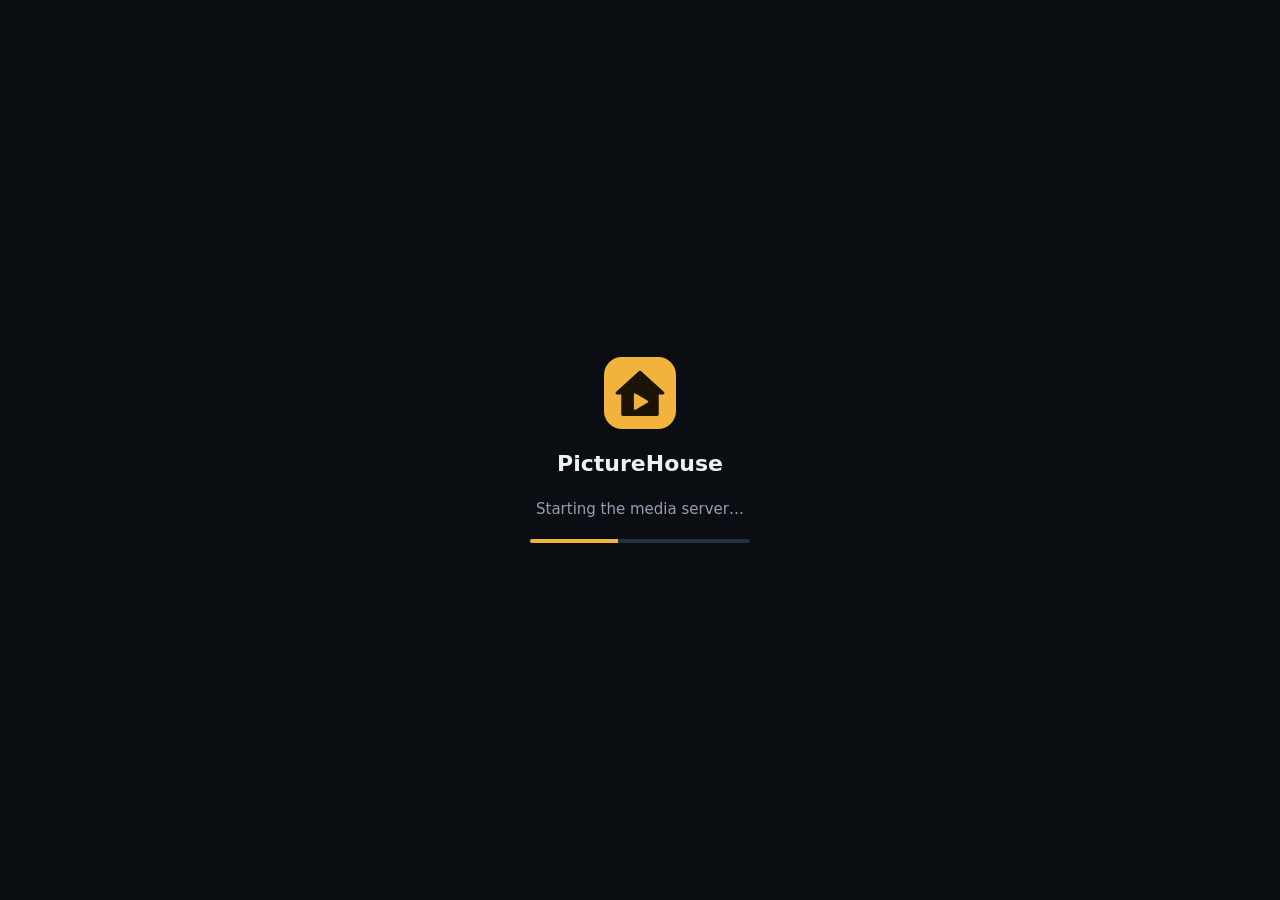
<file: desktop/ui/index.html>
<!doctype html>
<html lang="en">
<head>
<meta charset="utf-8">
<meta name="viewport" content="width=device-width, initial-scale=1">
<title>PictureHouse</title>
<style>
  :root { color-scheme: dark; --bg: #0a0d11; --fg: #eef1f4; --muted: #93a0b0; --accent: #f2b33d;
          --ink: #1b1305; --bad: #e5605c; --surface: #121821; --line: #243041; }
  * { box-sizing: border-box; }
  html, body { height: 100%; margin: 0; background: var(--bg); color: var(--fg);
               font: 15px/1.5 "Segoe UI", system-ui, sans-serif; }
  body { display: grid; place-items: center; padding: 24px; }
  .box { width: min(520px, 100%); text-align: center; display: grid; gap: 18px; justify-items: center; }
  .logo { width: 72px; height: 72px; border-radius: 18px; background: var(--accent); color: var(--ink); }
  .logo svg { width: 100%; height: 100%; display: block; }
  h1 { margin: 0; font-size: 22px; font-weight: 700; }
  p { margin: 0; color: var(--muted); }
  .bar { width: 220px; height: 4px; border-radius: 2px; background: var(--line); overflow: hidden; }
  .bar i { display: block; width: 40%; height: 100%; background: var(--accent); animation: slide 1.2s ease-in-out infinite; }
  @keyframes slide { from { transform: translateX(-100%); } to { transform: translateX(250%); } }
  .err { display: none; text-align: left; width: 100%; background: var(--surface); border: 1px solid var(--line);
         border-radius: 12px; padding: 14px 16px; }
  .err b { color: var(--bad); }
  .err pre { white-space: pre-wrap; overflow-wrap: anywhere; font: 12.5px/1.45 Consolas, monospace; color: var(--muted); margin: 8px 0 0; }
  body.failed .bar { display: none; }
  body.failed .err { display: block; }
  @media (prefers-reduced-motion: reduce) { .bar i { animation: none; width: 100%; } }
</style>
</head>
<body>
  <div class="box">
    <div class="logo" aria-hidden="true"><svg class="mark" viewBox="0 0 100 100" aria-hidden="true"><path d="M18 50 L50 21 L82 50 L74 50 L74 80 L26 80 L26 50 Z" fill="currentColor" stroke="currentColor" stroke-width="4" stroke-linejoin="round"/><path d="M43 52 L43 72 L60 62 Z" fill="var(--accent)" stroke="var(--accent)" stroke-width="3" stroke-linejoin="round"/></svg></div>
    <h1>PictureHouse</h1>
    <p id="msg">Starting the media server…</p>
    <div class="bar" role="progressbar" aria-label="Starting"><i></i></div>
    <div class="err" role="alert"><b id="errTitle">The server didn't start</b><pre id="errBody"></pre>
      <p style="margin-top:10px">Use the PictureHouse icon in the system tray to open the logs or restart the server.</p></div>
  </div>
<script>
  // Called by the desktop app (Rust) while it starts or watches the server.
  window.phStatus = (text) => { document.getElementById('msg').textContent = text; };
  window.phError = (title, body) => {
    document.getElementById('errTitle').textContent = title;
    document.getElementById('errBody').textContent = body || '';
    document.body.classList.add('failed');
  };
</script>
</body>
</html>
</file>
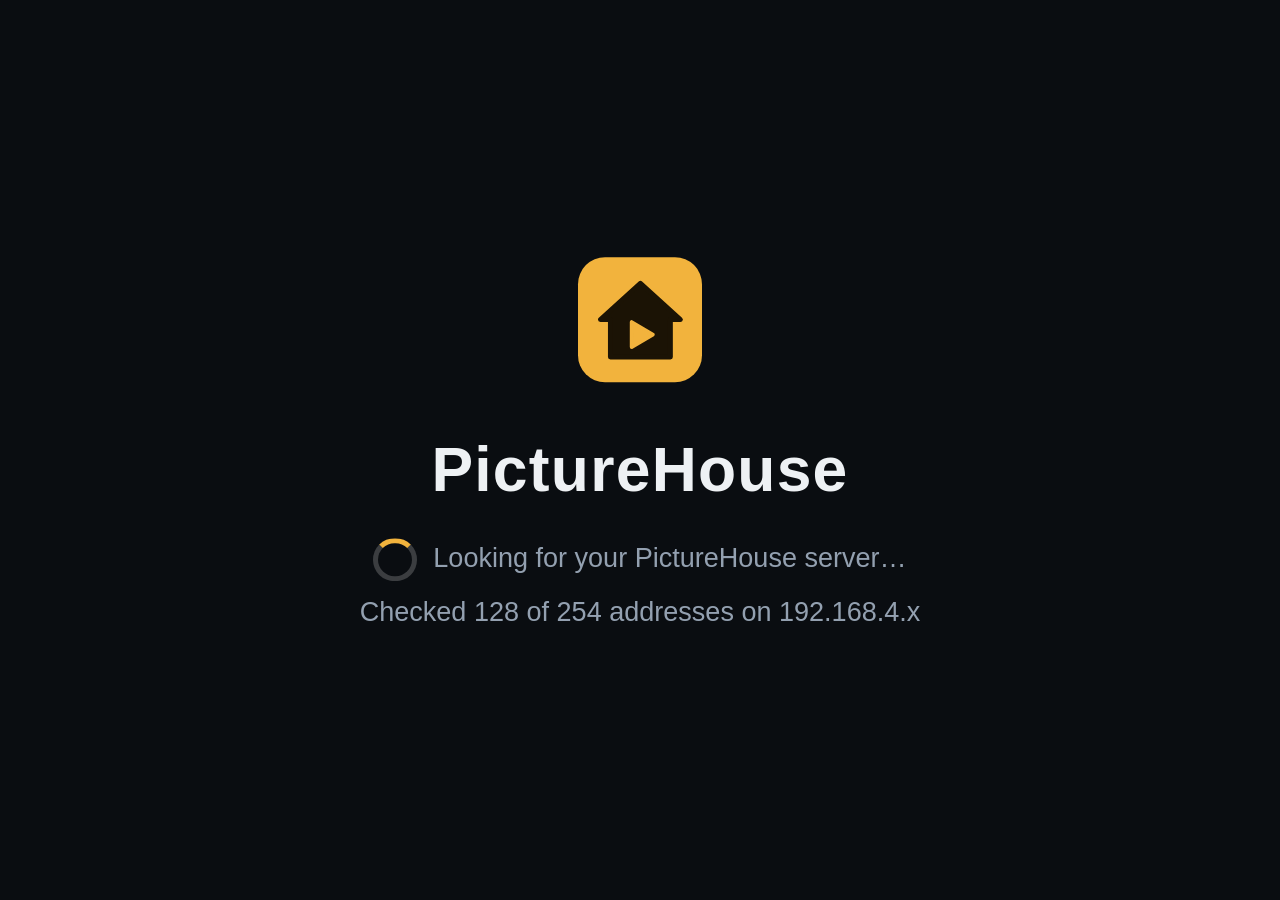
<file: Smart TV Apps/LG webOS/index.html>
<!doctype html>
<html lang="en">
<head>
<meta charset="utf-8">
<title>PictureHouse</title>
<style>
  /* The launcher: finds the PictureHouse server, then opens its TV interface
     (http://server:9595/tv/). Everything else lives on the server, so the
     TV app rarely needs reinstalling. Chrome 68: keep it plain. */
  html { font-size: calc(100vw / 96); }
  html, body { margin: 0; height: 100%; background: #0a0d11; color: #eef1f4; overflow: hidden;
    font: 1.3rem/1.5 "Segoe UI", Arial, sans-serif; }
  .wrap { position: absolute; left: 50%; top: 50%; transform: translate(-50%, -50%); width: 60rem; text-align: center; }
  .logo { width: 6rem; height: 6rem; border-radius: 1.3rem; background: #f2b33d; margin: 0 auto 2rem; }
  .logo svg { width: 100%; height: 100%; display: block; }
  h1 { font-size: 3rem; margin: 0 0 1rem; letter-spacing: .02em; }
  p { color: #93a0b0; margin: .5rem 0; }
  .spinner { display: inline-block; width: 1.6rem; height: 1.6rem; border-radius: 50%; vertical-align: middle;
    border: .25rem solid rgba(255,255,255,.2); border-top-color: #f2b33d; animation: spin 1s linear infinite; margin-right: .8rem; }
  @keyframes spin { to { transform: rotate(360deg); } }
  .list { margin: 2rem 0 0; }
  .f { display: block; width: 100%; margin: 0 0 1rem; padding: 1rem 1.5rem; border: 0; border-radius: .7rem;
    background: #19212c; color: #eef1f4; font: inherit; text-align: left; outline: none; }
  .f.on { background: #f2b33d; color: #1b1305; }
  .f small { display: block; opacity: .75; font-size: 1rem; }
  input.f { text-align: center; font-size: 1.6rem; }
  .err { color: #e5605c; }
</style>
</head>
<body>
<div class="wrap">
  <div class="logo"><svg class="mark" viewBox="0 0 100 100" aria-hidden="true"><path d="M18 50 L50 21 L82 50 L74 50 L74 80 L26 80 L26 50 Z" fill="#1b1305" stroke="#1b1305" stroke-width="4" stroke-linejoin="round"/><path d="M43 52 L43 72 L60 62 Z" fill="#f2b33d" stroke="#f2b33d" stroke-width="3" stroke-linejoin="round"/></svg></div>
  <h1>PictureHouse</h1>
  <div id="body"><p><span class="spinner"></span>Looking for your PictureHouse server…</p></div>
</div>
<script src="launcher.js"></script>
</body>
</html>
</file>
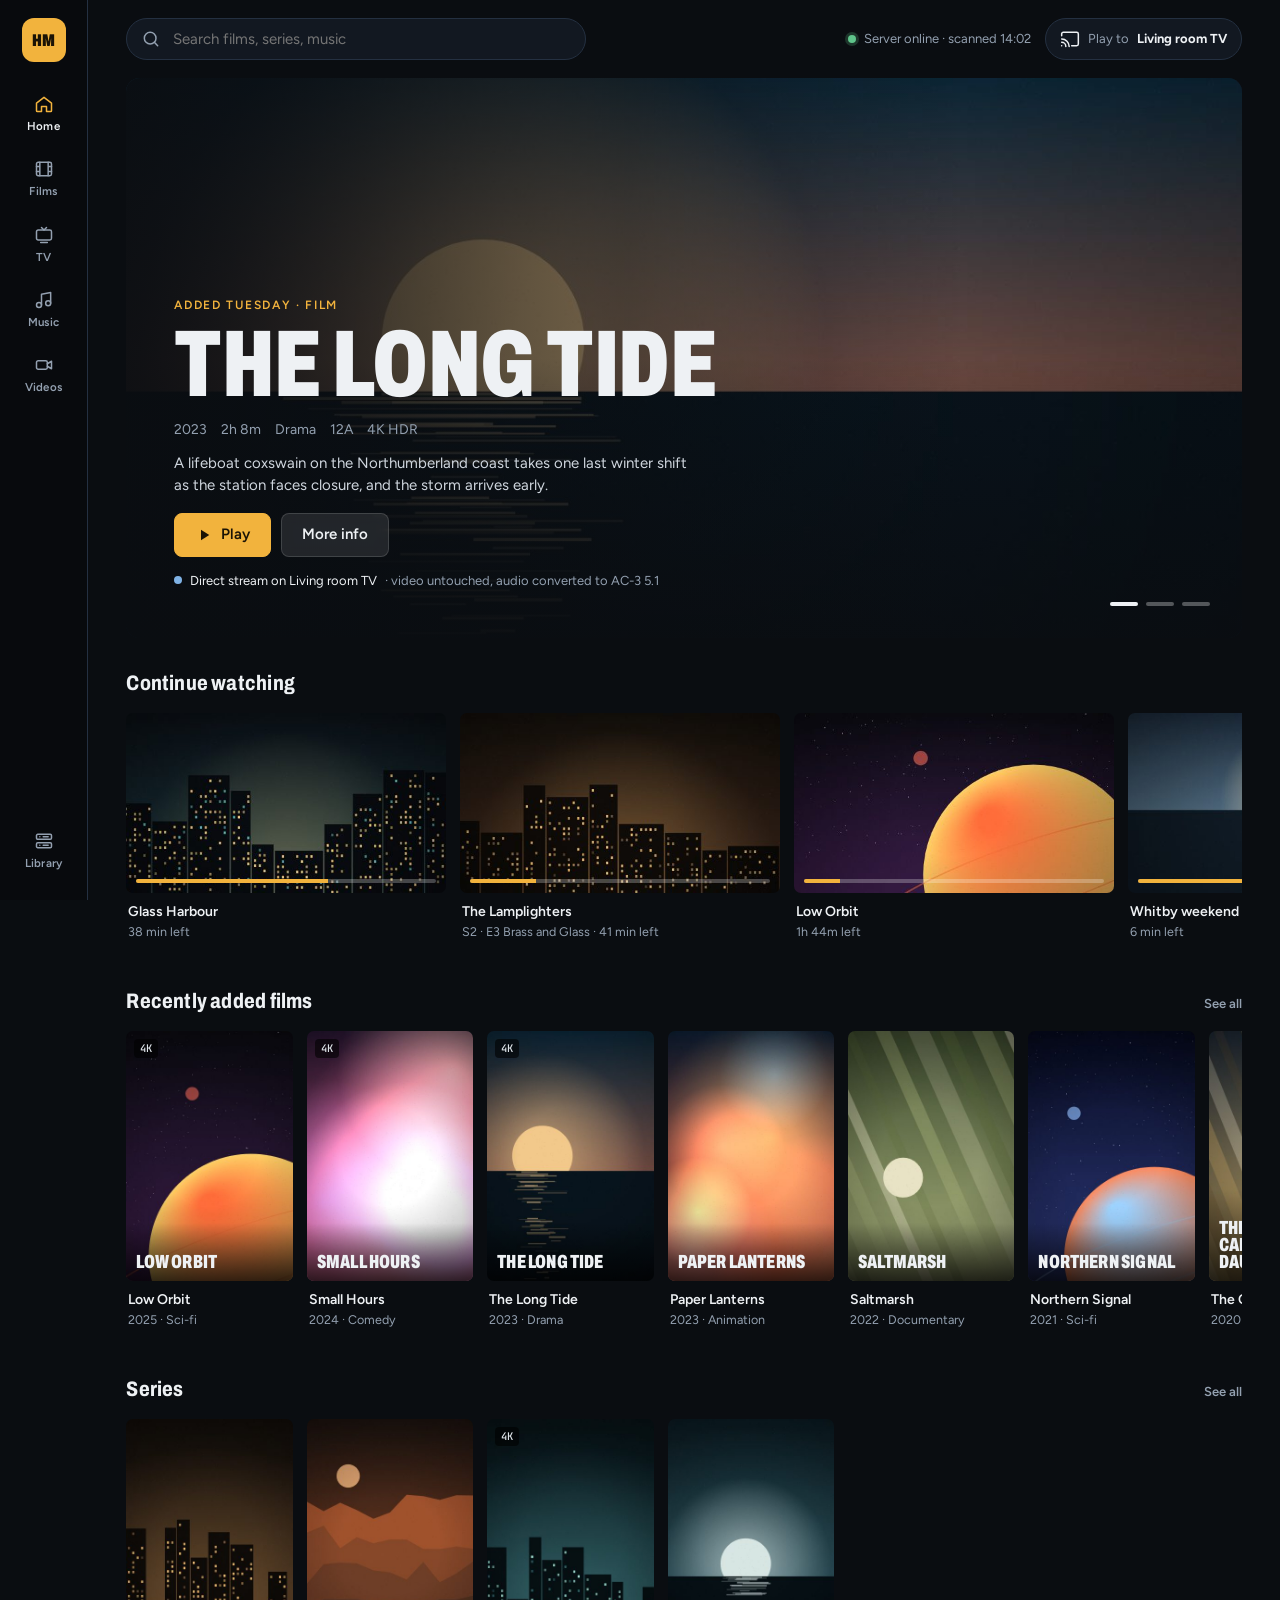
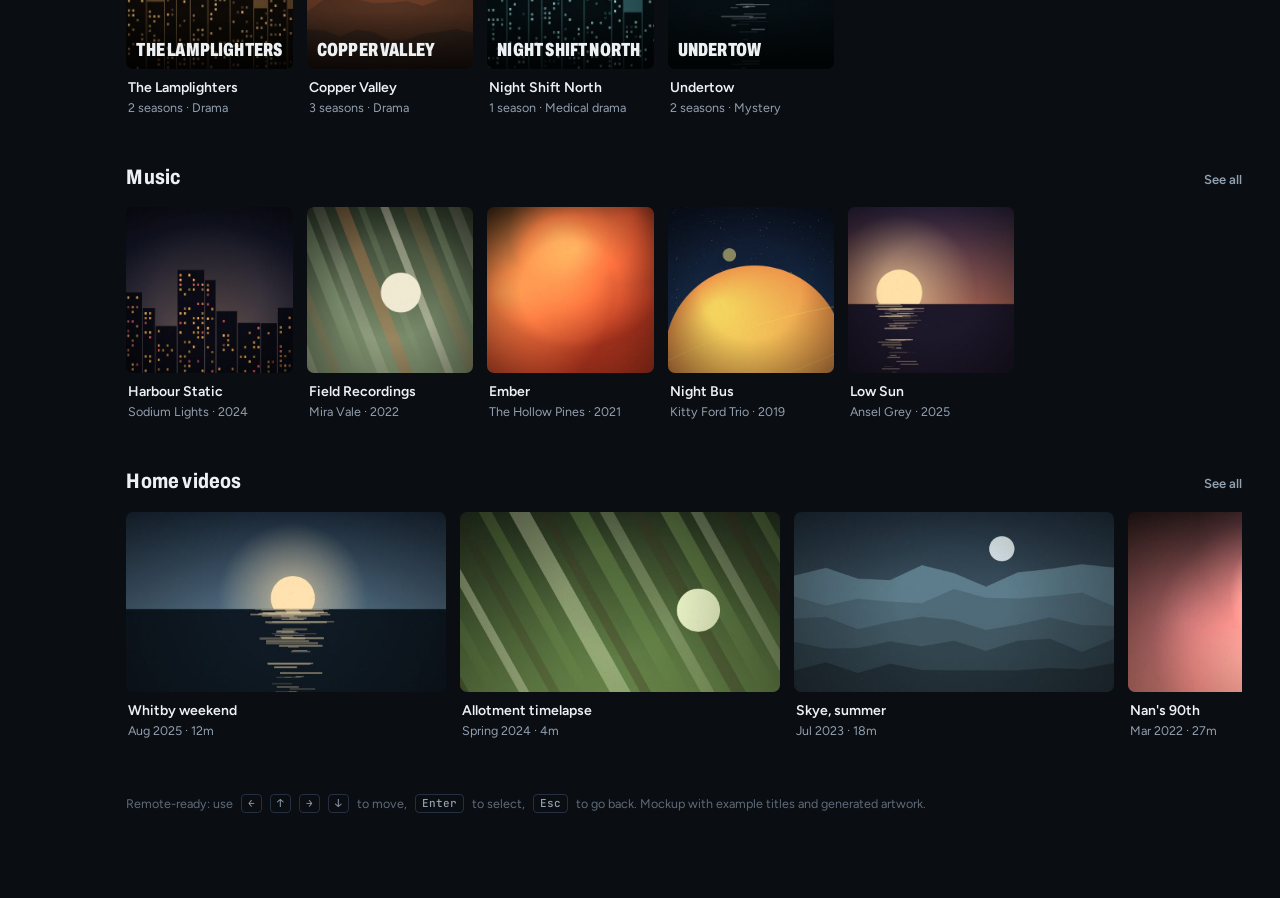
<file: docs/design/ui-mockup.html>
<!doctype html><html><head><meta charset=utf8><meta name=viewport content="width=device-width,initial-scale=1,viewport-fit=cover"><style>:root{color-scheme:light;box-sizing:border-box;padding-top:env(safe-area-inset-top,0px);padding-bottom:env(safe-area-inset-bottom,0px)}html{scroll-padding-top:env(safe-area-inset-top,0px)}body{margin:0;padding:0;font:14px -apple-system,BlinkMacSystemFont,sans-serif;background:#fff;color:#000}img{max-width:100%}[hidden]:not([hidden=until-found i]){display:none!important}</style></head><body>
<title>Home Media Server UI</title>
<link rel="preconnect" href="https://fonts.googleapis.com">
<link rel="preconnect" href="https://fonts.gstatic.com" crossorigin>
<link rel="stylesheet" href="https://fonts.googleapis.com/css2?family=Archivo:wdth,wght@62..125,400..900&family=Figtree:wght@400;500;600;700&family=JetBrains+Mono:wght@400;500&display=swap">
<style>
/* Layout: fixed left rail (bottom tab bar on phones) + a scrolling canvas where artwork leads and text sits on top of it.
   Deliberately dark-only: a media app is used in dim rooms, and artwork reads best on a dark ground. */
:root {
  color-scheme: dark;
  --bg: #0a0d11;
  --bg-rail: #080a0d;
  --surface: #121821;
  --surface-2: #19212c;
  --line: #243041;
  --fg: #eef1f4;
  --muted: #93a0b0;
  --faint: #5f6b7a;
  --accent: #f2b33d;          /* projector-lamp amber */
  --accent-ink: #1b1305;
  --good: #5fc48b;
  --mid: #7fb2e5;
  --warn: #ec8a4c;
  --bad: #e5605c;
  --display: "Archivo", "Arial Narrow", "Helvetica Neue", Arial, sans-serif;
  --body: "Figtree", "Segoe UI", system-ui, -apple-system, sans-serif;
  --mono: "JetBrains Mono", ui-monospace, "Cascadia Mono", Consolas, monospace;
  --gut: clamp(16px, 3vw, 40px);
  --rail: 88px;
}
* { box-sizing: border-box; }
html, body { background: var(--bg); color: var(--fg); }
body { font: 15px/1.5 var(--body); -webkit-font-smoothing: antialiased; }
button { font: inherit; color: inherit; background: none; border: 0; cursor: pointer; padding: 0; }
img { display: block; }
.ico { width: 20px; height: 20px; flex: none; fill: none; stroke: currentColor; stroke-width: 1.8; stroke-linecap: round; stroke-linejoin: round; }
.ico.fill { fill: currentColor; stroke: none; }

/* ---------- Rail ---------- */
.rail { position: fixed; left: 0; top: 0; bottom: 0; width: var(--rail); z-index: 20;
  padding-block: calc(env(safe-area-inset-top, 0px) + 18px) 18px;
  display: flex; flex-direction: column; align-items: center; gap: 4px;
  background: var(--bg-rail); border-right: 1px solid var(--line); }
.logo { width: 44px; height: 44px; border-radius: 12px; display: grid; place-items: center; margin-bottom: 18px;
  background: var(--accent); color: var(--accent-ink); font: 900 17px/1 var(--display); font-stretch: 70%; letter-spacing: .02em; }
.navbtn { width: 72px; padding-block: 10px; border-radius: 10px; display: flex; flex-direction: column; align-items: center; gap: 4px;
  color: var(--muted); font-size: 11.5px; font-weight: 600; letter-spacing: .02em; }
.navbtn:hover { color: var(--fg); background: var(--surface); }
.navbtn.on { color: var(--fg); }
.navbtn.on .ico { color: var(--accent); }
.rail .spacer { flex: 1; }

/* ---------- Main ---------- */
.main { margin-left: var(--rail); padding-inline: var(--gut); padding-block: 14px 72px; min-width: 0; }
.top { display: flex; gap: 12px; align-items: center; flex-wrap: wrap; padding-block: 4px 18px; position: relative; z-index: 15; }
.search { flex: 1 1 240px; max-width: 460px; display: flex; align-items: center; gap: 10px; padding: 0 14px; height: 42px;
  background: var(--surface); border: 1px solid var(--line); border-radius: 21px; color: var(--muted); }
.search:focus-within { border-color: var(--accent); }
.search input { flex: 1; min-width: 0; background: none; border: 0; outline: 0; color: var(--fg); font: inherit; }
.top-right { margin-left: auto; display: flex; align-items: center; gap: 14px; flex-wrap: wrap; }
.srv { display: flex; align-items: center; gap: 8px; font-size: 13px; color: var(--muted); white-space: nowrap; }
.led { width: 8px; height: 8px; border-radius: 50%; background: var(--good); box-shadow: 0 0 0 3px color-mix(in srgb, var(--good) 22%, transparent); }
.devwrap { position: relative; }
.devbtn { display: flex; align-items: center; gap: 8px; height: 42px; padding: 0 14px; border-radius: 21px; border: 1px solid var(--line);
  background: var(--surface); font-size: 13px; white-space: nowrap; }
.devbtn span { color: var(--muted); }
.devbtn:hover { border-color: var(--faint); }
.devmenu { position: absolute; right: 0; top: 50px; width: min(300px, calc(100vw - 32px)); background: var(--surface-2); border: 1px solid var(--line);
  border-radius: 12px; padding: 6px; box-shadow: 0 18px 40px rgba(0,0,0,.5); }
.devmenu h3 { margin: 6px 10px 6px; font: 600 11px/1 var(--body); letter-spacing: .1em; text-transform: uppercase; color: var(--faint); }
.devopt { width: 100%; display: grid; grid-template-columns: 1fr auto; gap: 2px 10px; text-align: left; padding: 10px; border-radius: 8px; }
.devopt:hover, .devopt:focus-visible { background: var(--surface); outline: none; }
.devopt b { font-weight: 600; font-size: 14px; }
.devopt small { grid-column: 1; color: var(--muted); font-size: 12px; }
.devopt .tick { grid-row: 1 / span 2; grid-column: 2; align-self: center; color: var(--accent); visibility: hidden; }
.devopt.on .tick { visibility: visible; }

/* ---------- Hero ---------- */
.hero { position: relative; isolation: isolate; border-radius: 14px; overflow: hidden; display: flex; align-items: flex-end;
  min-height: clamp(380px, 44vw, 560px); background: var(--surface); }
.hero-img { position: absolute; inset: 0; width: 100%; height: 100%; object-fit: cover; z-index: -2; }
.hero-shade { position: absolute; inset: 0; z-index: -1;
  background: linear-gradient(90deg, rgba(10,13,17,.92) 0%, rgba(10,13,17,.55) 45%, rgba(10,13,17,0) 75%),
              linear-gradient(0deg, rgba(10,13,17,.85) 0%, rgba(10,13,17,0) 50%); }
.hero-body { padding: clamp(20px, 4vw, 48px); max-width: 640px; display: grid; gap: 12px; min-width: 0; }
.eyebrow { margin: 0; font: 600 12px/1 var(--body); letter-spacing: .14em; text-transform: uppercase; color: var(--accent); }
.hero-title { margin: 0; font: 850 clamp(44px, 7.4vw, 104px)/.88 var(--display); font-stretch: 68%; text-transform: uppercase; letter-spacing: -.005em; text-wrap: balance; }
.meta { margin: 0; color: var(--muted); font-size: 14px; display: flex; flex-wrap: wrap; gap: 6px 14px; align-items: center; }
.hero-syn { margin: 0; color: #cfd6de; max-width: 52ch; }
.actions { display: flex; gap: 10px; flex-wrap: wrap; margin-top: 4px; }
.btn { display: inline-flex; align-items: center; gap: 8px; height: 44px; padding: 0 20px; border-radius: 8px; font-weight: 600;
  background: rgba(255,255,255,.1); border: 1px solid rgba(255,255,255,.14); backdrop-filter: blur(6px); white-space: nowrap; }
.btn:hover { background: rgba(255,255,255,.16); }
.btn.primary { background: var(--accent); color: var(--accent-ink); border-color: var(--accent); }
.btn.primary:hover { background: #f7c35f; }
.btn.small { height: 34px; padding: 0 12px; font-size: 13px; border-radius: 7px; }
.btn .ico { width: 18px; height: 18px; }
.hero-dots { position: absolute; right: clamp(16px, 3vw, 32px); bottom: clamp(16px, 3vw, 32px); display: flex; gap: 8px; }
.dot { width: 28px; height: 4px; border-radius: 2px; background: rgba(255,255,255,.3); }
.dot.on { background: var(--fg); }

.decision { margin: 2px 0 0; display: inline-flex; align-items: center; gap: 8px; font-size: 13px; color: var(--fg); flex-wrap: wrap; }
.decision .sub { color: var(--muted); }
.dotc { width: 8px; height: 8px; border-radius: 50%; background: var(--good); flex: none; }
.decision.mid .dotc { background: var(--mid); }
.decision.warn .dotc { background: var(--warn); }

/* ---------- Rows & cards ---------- */
.sec { margin-top: 34px; min-width: 0; }
.sec-head { display: flex; align-items: baseline; justify-content: space-between; gap: 12px; margin-bottom: 12px; }
.sec-head h2 { margin: 0; font: 750 21px/1.1 var(--display); font-stretch: 82%; letter-spacing: .01em; }
.link { color: var(--muted); font-size: 13px; font-weight: 600; }
.link:hover { color: var(--fg); }
.row { display: flex; gap: 14px; overflow-x: auto; padding-block: 6px 14px; scroll-snap-type: x proximity; scrollbar-width: thin; scrollbar-color: var(--line) transparent; }
.row > * { scroll-snap-align: start; }

.card { flex: 0 0 auto; text-align: left; display: grid; gap: 8px; align-content: start; outline: none; }
.card .art { position: relative; overflow: hidden; border-radius: 7px; background: var(--surface); transition: transform .18s ease, box-shadow .18s ease; }
.card .art img { width: 100%; height: 100%; object-fit: cover; }
.card:hover .art { transform: translateY(-3px); box-shadow: 0 14px 28px rgba(0,0,0,.45); }
.card:focus-visible .art { outline: 3px solid var(--accent); outline-offset: 3px; transform: scale(1.03); }
.card .cap { display: grid; gap: 1px; min-width: 0; padding-inline: 2px; }
.card .cap b { font-weight: 600; font-size: 14px; white-space: nowrap; overflow: hidden; text-overflow: ellipsis; }
.card .cap span { color: var(--muted); font-size: 12.5px; white-space: nowrap; overflow: hidden; text-overflow: ellipsis; }

.poster { width: clamp(124px, 13vw, 176px); }
.poster .art { aspect-ratio: 2 / 3; }
.poster .ptitle { position: absolute; left: 0; right: 0; bottom: 0; padding: 30px 10px 10px;
  background: linear-gradient(0deg, rgba(0,0,0,.72), rgba(0,0,0,0));
  font: 850 clamp(15px, 1.5vw, 19px)/.92 var(--display); font-stretch: 66%; text-transform: uppercase; letter-spacing: .01em; text-wrap: balance; }
.land { width: clamp(232px, 25vw, 330px); }
.land .art { aspect-ratio: 16 / 9; }
.square { width: clamp(132px, 13vw, 176px); }
.square .art { aspect-ratio: 1; }
.prog { position: absolute; left: 10px; right: 10px; bottom: 10px; height: 4px; border-radius: 2px; background: rgba(255,255,255,.25); overflow: hidden; }
.prog i { display: block; height: 100%; background: var(--accent); }
.playhint { position: absolute; inset: 0; display: grid; place-items: center; opacity: 0; transition: opacity .15s; background: rgba(0,0,0,.25); }
.playhint span { width: 48px; height: 48px; border-radius: 50%; background: rgba(255,255,255,.92); color: #0a0d11; display: grid; place-items: center; }
.card:hover .playhint, .card:focus-visible .playhint { opacity: 1; }
.tag { position: absolute; top: 8px; left: 8px; font: 500 10.5px/1 var(--mono); padding: 4px 6px; border-radius: 4px; background: rgba(0,0,0,.6); color: #dfe5ea; }

/* ---------- Page heads & grids ---------- */
.page-head { display: flex; flex-wrap: wrap; align-items: end; justify-content: space-between; gap: 14px; margin-block: 8px 20px; }
.page-head h1 { margin: 0; font: 850 clamp(36px, 5vw, 60px)/.9 var(--display); font-stretch: 70%; text-transform: uppercase; }
.page-head p { margin: 6px 0 0; color: var(--muted); }
.chips { display: flex; gap: 8px; flex-wrap: wrap; }
.chip { height: 34px; padding: 0 14px; border-radius: 17px; border: 1px solid var(--line); font-size: 13px; font-weight: 600; color: var(--muted); }
.chip.on { background: var(--fg); color: var(--bg); border-color: var(--fg); }
.chip:hover:not(.on) { color: var(--fg); border-color: var(--faint); }
.grid { display: grid; gap: 22px 16px; grid-template-columns: repeat(auto-fill, minmax(132px, 1fr)); }
.grid .poster, .grid .square { width: auto; }
.grid.wide { grid-template-columns: repeat(auto-fill, minmax(240px, 1fr)); }
.grid.wide .land { width: auto; }

/* ---------- Detail ---------- */
.back { display: inline-flex; align-items: center; gap: 6px; height: 36px; padding: 0 12px 0 8px; border-radius: 8px; color: var(--muted); font-weight: 600; font-size: 14px; margin-bottom: 12px; }
.back:hover { color: var(--fg); background: var(--surface); }
.d-back { position: relative; border-radius: 14px; overflow: hidden; aspect-ratio: 21 / 8; min-height: 200px; background: var(--surface); }
.d-back img { width: 100%; height: 100%; object-fit: cover; }
.d-back::after { content: ""; position: absolute; inset: 0; background: linear-gradient(0deg, var(--bg) 0%, rgba(10,13,17,0) 60%); }
.d-main { display: grid; grid-template-columns: 220px minmax(0, 1fr); gap: clamp(20px, 3vw, 40px); margin-top: -110px; position: relative; padding-inline: clamp(0px, 2vw, 24px); }
.d-main.noposter { grid-template-columns: minmax(0, 1fr); margin-top: -70px; }
.d-poster { border-radius: 9px; overflow: hidden; aspect-ratio: 2 / 3; box-shadow: 0 20px 40px rgba(0,0,0,.6); align-self: start; }
.d-poster.sq { aspect-ratio: 1; }
.d-poster img { width: 100%; height: 100%; object-fit: cover; }
.d-info { display: grid; gap: 14px; align-content: start; min-width: 0; padding-top: 40px; }
.d-title { margin: 0; font: 850 clamp(38px, 5.6vw, 76px)/.9 var(--display); font-stretch: 68%; text-transform: uppercase; text-wrap: balance; }
.badges { display: flex; gap: 6px; flex-wrap: wrap; }
.badge { font: 500 11px/1 var(--mono); padding: 5px 7px; border: 1px solid var(--line); border-radius: 4px; color: #c4ccd5; }
.d-syn { margin: 0; max-width: 64ch; color: #d3d9e0; }
.credits { display: grid; grid-template-columns: max-content 1fr; gap: 4px 16px; margin: 0; font-size: 14px; }
.credits dt { color: var(--muted); }
.credits dd { margin: 0; }
.panel { background: var(--surface); border: 1px solid var(--line); border-radius: 12px; padding: 16px 18px; min-width: 0; }
.panel h3 { margin: 0 0 10px; font: 600 11.5px/1 var(--body); letter-spacing: .12em; text-transform: uppercase; color: var(--faint); }
.kv { display: grid; grid-template-columns: max-content minmax(0, 1fr); gap: 6px 16px; font: 12.5px/1.5 var(--mono); }
.kv dt { color: var(--muted); }
.kv dd { margin: 0; overflow-wrap: anywhere; }
.d-cols { display: grid; grid-template-columns: repeat(auto-fit, minmax(280px, 1fr)); gap: 14px; }
.matchline { display: flex; align-items: center; gap: 10px; flex-wrap: wrap; font-size: 13px; color: var(--muted); }

.seasons { display: flex; gap: 8px; flex-wrap: wrap; margin-block: 26px 14px; }
.eps { display: grid; gap: 4px; }
.ep { display: grid; grid-template-columns: 34px 168px minmax(0, 1fr) auto; gap: 16px; align-items: center; padding: 10px; border-radius: 10px; text-align: left; outline: none; }
.ep:hover, .ep:focus-visible { background: var(--surface); }
.ep:focus-visible { box-shadow: inset 0 0 0 2px var(--accent); }
.ep .n { font: 700 22px/1 var(--display); font-stretch: 75%; color: var(--faint); text-align: right; }
.ep .thumb { position: relative; border-radius: 6px; overflow: hidden; aspect-ratio: 16 / 9; }
.ep .thumb img { width: 100%; height: 100%; object-fit: cover; }
.ep .t { min-width: 0; display: grid; gap: 2px; }
.ep .t b { font-weight: 600; }
.ep .t span { color: var(--muted); font-size: 13px; }
.ep .st { font-size: 12.5px; color: var(--muted); white-space: nowrap; }
.ep .st.done { color: var(--good); }
.tracks { display: grid; margin-top: 8px; }
.trk { display: grid; grid-template-columns: 30px minmax(0, 1fr) auto; gap: 14px; align-items: center; padding: 11px 12px; border-radius: 8px; text-align: left; outline: none; font-variant-numeric: tabular-nums; }
.trk:hover, .trk:focus-visible { background: var(--surface); }
.trk:focus-visible { box-shadow: inset 0 0 0 2px var(--accent); }
.trk .n { color: var(--faint); text-align: right; }
.trk.on b { color: var(--accent); }
.trk span:last-child { color: var(--muted); font-size: 13px; }

/* ---------- Library management ---------- */
.stats { display: grid; grid-template-columns: repeat(auto-fit, minmax(150px, 1fr)); gap: 12px; }
.stat { background: var(--surface); border: 1px solid var(--line); border-radius: 12px; padding: 14px 16px; }
.stat b { display: block; font: 800 30px/1 var(--display); font-stretch: 78%; font-variant-numeric: tabular-nums; }
.stat span { color: var(--muted); font-size: 13px; }
.scan { display: flex; flex-wrap: wrap; align-items: center; gap: 14px 20px; margin-top: 14px; }
.scan .what { flex: 1 1 260px; min-width: 0; display: grid; gap: 8px; }
.bar { height: 6px; border-radius: 3px; background: var(--surface-2); overflow: hidden; }
.bar i { display: block; height: 100%; width: 0; background: var(--accent); transition: width .2s linear; }
.tablewrap { overflow-x: auto; }
table { width: 100%; border-collapse: collapse; font-size: 14px; }
th { text-align: left; font: 600 11px/1 var(--body); letter-spacing: .1em; text-transform: uppercase; color: var(--faint); padding: 10px 12px; border-bottom: 1px solid var(--line); white-space: nowrap; }
td { padding: 12px; border-bottom: 1px solid var(--line); vertical-align: middle; }
td.mono { font: 12.5px/1.4 var(--mono); color: #c4ccd5; white-space: nowrap; }
td.num { font-variant-numeric: tabular-nums; text-align: right; white-space: nowrap; }
tr:last-child td { border-bottom: 0; }
.pill { display: inline-flex; align-items: center; gap: 6px; font-size: 12.5px; font-weight: 600; padding: 4px 10px; border-radius: 12px; white-space: nowrap;
  background: color-mix(in srgb, var(--good) 14%, transparent); color: var(--good); }
.pill::before { content: ""; width: 6px; height: 6px; border-radius: 50%; background: currentColor; }
.pill.off { background: color-mix(in srgb, var(--warn) 14%, transparent); color: var(--warn); }
.pill.bad { background: color-mix(in srgb, var(--bad) 14%, transparent); color: var(--bad); }
.pill.quiet { background: var(--surface-2); color: var(--muted); }
.two { display: grid; grid-template-columns: repeat(auto-fit, minmax(340px, 1fr)); gap: 14px; margin-top: 14px; }
.issue { display: grid; gap: 8px; padding: 12px 0; border-bottom: 1px solid var(--line); min-width: 0; }
.issue:last-child { border-bottom: 0; }
.issue code { font: 12.5px/1.4 var(--mono); color: #dfe5ea; overflow-wrap: anywhere; }
.issue p { margin: 0; color: var(--muted); font-size: 13.5px; }
.cands { display: flex; flex-wrap: wrap; gap: 8px; }
.cand { display: inline-flex; align-items: center; gap: 8px; padding: 7px 10px; border-radius: 8px; border: 1px solid var(--line); font-size: 13px; text-align: left; }
.cand:hover, .cand:focus-visible { border-color: var(--accent); outline: none; }
.cand em { font: normal 500 11px/1 var(--mono); color: var(--muted); }
.cand.best em { color: var(--good); }
.done-line { color: var(--good); font-size: 13.5px; font-weight: 600; }

/* ---------- Player ---------- */
.player { position: fixed; inset: 0; z-index: 50; background: #000; color: #fff; overflow: hidden; }
.pv { position: absolute; inset: 0; }
.pv img { width: 100%; height: 100%; object-fit: cover; opacity: .9; animation: drift 40s ease-in-out infinite alternate; }
.player.paused .pv img { animation-play-state: paused; filter: brightness(.6); }
@keyframes drift { from { transform: scale(1.04) translate(0, 0); } to { transform: scale(1.12) translate(-2%, -1%); } }
.ptop, .pctrl { position: absolute; left: 0; right: 0; padding-inline: clamp(16px, 4vw, 48px); }
.ptop { top: 0; padding-block: calc(env(safe-area-inset-top, 0px) + 18px) 60px; display: flex; align-items: center; gap: 14px; background: linear-gradient(180deg, rgba(0,0,0,.7), transparent); }
.ptop .pt { min-width: 0; display: grid; }
.ptop .pt b { font: 800 clamp(20px, 3vw, 30px)/1 var(--display); font-stretch: 72%; text-transform: uppercase; white-space: nowrap; overflow: hidden; text-overflow: ellipsis; }
.ptop .pt span { color: rgba(255,255,255,.7); font-size: 13px; }
.pbtn { width: 44px; height: 44px; border-radius: 50%; display: grid; place-items: center; flex: none; }
.pbtn:hover, .pbtn:focus-visible { background: rgba(255,255,255,.14); outline: none; }
.pbtn:focus-visible { box-shadow: 0 0 0 2px var(--accent); }
.pbtn.big { width: 64px; height: 64px; background: #fff; color: #000; }
.pbtn.big:hover { background: #fff; }
.pbtn.big .ico { width: 26px; height: 26px; }
.pctrl { bottom: 0; padding-block: 80px calc(env(safe-area-inset-bottom, 0px) + 22px); background: linear-gradient(0deg, rgba(0,0,0,.8), transparent); display: grid; gap: 12px; }
.scrub { display: grid; grid-template-columns: auto minmax(0, 1fr) auto; gap: 14px; align-items: center; font: 13px/1 var(--mono); font-variant-numeric: tabular-nums; }
.scrub input { width: 100%; accent-color: var(--accent); }
.pbar { display: flex; align-items: center; gap: 8px; flex-wrap: wrap; }
.pbar .grow { flex: 1; }
.ptxt { display: inline-flex; align-items: center; gap: 8px; height: 40px; padding: 0 12px; border-radius: 8px; font-size: 13px; font-weight: 600; }
.ptxt:hover, .ptxt:focus-visible { background: rgba(255,255,255,.14); outline: none; }
.ptxt:focus-visible { box-shadow: 0 0 0 2px var(--accent); }
.ptxt small { color: rgba(255,255,255,.65); font-weight: 500; }
.pinfo { position: absolute; right: clamp(16px, 4vw, 48px); top: calc(env(safe-area-inset-top, 0px) + 90px); width: min(380px, calc(100vw - 32px));
  background: rgba(10,13,17,.86); border: 1px solid rgba(255,255,255,.12); border-radius: 12px; padding: 16px; backdrop-filter: blur(10px); }
.pinfo h3 { margin: 0 0 10px; font: 600 11.5px/1 var(--body); letter-spacing: .12em; text-transform: uppercase; color: rgba(255,255,255,.55); }

/* ---------- Mini player & toast ---------- */
.mini { position: fixed; right: 16px; bottom: 16px; z-index: 30; width: min(380px, calc(100vw - 32px)); display: grid; grid-template-columns: 52px minmax(0, 1fr) auto; gap: 12px; align-items: center;
  padding: 10px; padding-right: 6px; background: var(--surface-2); border: 1px solid var(--line); border-radius: 12px; box-shadow: 0 18px 40px rgba(0,0,0,.5); }
.mini img { width: 52px; height: 52px; border-radius: 6px; }
.mini .t { min-width: 0; display: grid; gap: 1px; }
.mini .t b { font-size: 14px; font-weight: 600; white-space: nowrap; overflow: hidden; text-overflow: ellipsis; }
.mini .t span { font-size: 12.5px; color: var(--muted); white-space: nowrap; overflow: hidden; text-overflow: ellipsis; }
.mini .mbar { grid-column: 1 / -1; height: 3px; border-radius: 2px; background: var(--line); overflow: hidden; }
.mini .mbar i { display: block; height: 100%; background: var(--accent); width: 0; }
.mini .pbtn { width: 40px; height: 40px; }
.toast { position: fixed; left: 50%; bottom: 24px; transform: translateX(-50%); z-index: 60; background: var(--fg); color: var(--bg); font-weight: 600; font-size: 14px;
  padding: 10px 16px; border-radius: 10px; box-shadow: 0 10px 30px rgba(0,0,0,.5); max-width: calc(100vw - 32px); }
.hint { margin-top: 40px; color: var(--faint); font-size: 12.5px; display: flex; gap: 8px; align-items: center; flex-wrap: wrap; }
kbd { font: 500 11px/1 var(--mono); padding: 3px 6px; border: 1px solid var(--line); border-radius: 4px; color: var(--muted); }

:focus-visible { outline: 2px solid var(--accent); outline-offset: 2px; }
.navbtn:focus-visible, .chip:focus-visible, .btn:focus-visible, .link:focus-visible, .dot:focus-visible { outline: 2px solid var(--accent); outline-offset: 2px; }

/* ---------- Phone ---------- */
@media (max-width: 760px) {
  .rail { top: auto; right: 0; width: auto; flex-direction: row; justify-content: space-around; gap: 0;
    padding: 6px 6px calc(env(safe-area-inset-bottom, 0px) + 6px); border-right: 0; border-top: 1px solid var(--line); }
  .rail .logo, .rail .spacer, .navbtn.desk { display: none; }
  .navbtn { width: auto; flex: 1; padding-block: 8px; font-size: 10.5px; }
  .main { margin-left: 0; padding-bottom: 110px; }
  .srv { display: none; }
  .top-right { margin-left: 0; }
  .hero-shade { background: linear-gradient(0deg, rgba(10,13,17,.95) 0%, rgba(10,13,17,.55) 55%, rgba(10,13,17,.1) 100%); }
  .hero-syn { display: -webkit-box; -webkit-line-clamp: 3; -webkit-box-orient: vertical; overflow: hidden; }
  .hero-dots { top: 16px; bottom: auto; }
  .d-main { grid-template-columns: minmax(0, 1fr); margin-top: -60px; }
  .d-poster { width: 132px; }
  .d-info { padding-top: 0; }
  .ep { grid-template-columns: 112px minmax(0, 1fr); gap: 12px; }
  .ep .n, .ep .st { display: none; }
  .mini { bottom: calc(env(safe-area-inset-bottom, 0px) + 78px); }
  .two { grid-template-columns: minmax(0, 1fr); }
  .toast { bottom: 96px; }
}
@media (prefers-reduced-motion: reduce) {
  *, *::before, *::after { transition: none !important; animation: none !important; }
}
</style>

<nav class="rail" aria-label="Main">
  <div class="logo" aria-hidden="true">HM</div>
  <button class="navbtn" data-nav data-go="home" id="nav-home"></button>
  <button class="navbtn" data-nav data-go="films" id="nav-films"></button>
  <button class="navbtn" data-nav data-go="tv" id="nav-tv"></button>
  <button class="navbtn" data-nav data-go="music" id="nav-music"></button>
  <button class="navbtn" data-nav data-go="home-videos" id="nav-home-videos"></button>
  <div class="spacer"></div>
  <button class="navbtn" data-nav data-go="library" id="nav-library"></button>
</nav>

<main class="main">
  <header class="top">
    <label class="search" for="q">
      <svg class="ico" viewBox="0 0 24 24"><circle cx="11" cy="11" r="7"/><path d="M20 20l-4-4"/></svg>
      <input id="q" type="search" placeholder="Search films, series, music" autocomplete="off" data-nav>
    </label>
    <div class="top-right">
      <span class="srv"><span class="led"></span>Server online · scanned 14:02</span>
      <div class="devwrap">
        <button id="devbtn" class="devbtn" data-nav aria-haspopup="true" aria-expanded="false"></button>
        <div id="devmenu" class="devmenu" hidden></div>
      </div>
    </div>
  </header>
  <div id="view"></div>
  <p class="hint">Remote-ready: use <kbd>←</kbd><kbd>↑</kbd><kbd>→</kbd><kbd>↓</kbd> to move, <kbd>Enter</kbd> to select, <kbd>Esc</kbd> to go back. Mockup with example titles and generated artwork.</p>
</main>

<div class="player paused" id="player" hidden role="dialog" aria-label="Player">
  <div class="pv"><img id="pimg" alt=""></div>
  <div class="ptop">
    <button class="pbtn" id="pclose" data-nav aria-label="Close player"><svg class="ico" viewBox="0 0 24 24"><path d="M15 6l-6 6 6 6"/></svg></button>
    <div class="pt"><b id="ptitle"></b><span id="pdev"></span></div>
  </div>
  <div class="pinfo" id="pinfo" hidden><h3>Playback info</h3><dl class="kv" id="pinfobody"></dl></div>
  <div class="pctrl">
    <div class="scrub"><span id="pcur">0:00</span><input type="range" id="pscrub" min="0" max="100" value="0" aria-label="Position" data-nav><span id="ptot">0:00</span></div>
    <div class="pbar">
      <button class="pbtn" id="pback" data-nav aria-label="Back 10 seconds"><svg class="ico" viewBox="0 0 24 24"><path d="M3 12a9 9 0 1 0 3-6.7"/><path d="M3 4v5h5"/></svg></button>
      <button class="pbtn big" id="pplay" data-nav aria-label="Play"></button>
      <button class="pbtn" id="pfwd" data-nav aria-label="Forward 30 seconds"><svg class="ico" viewBox="0 0 24 24"><path d="M21 12a9 9 0 1 1-3-6.7"/><path d="M21 4v5h-5"/></svg></button>
      <span class="grow"></span>
      <button class="ptxt" id="psub" data-nav>Subtitles <small id="psubv">Off</small></button>
      <button class="ptxt" id="paud" data-nav>Audio <small id="paudv">English</small></button>
      <button class="ptxt" id="pinf" data-nav>Info</button>
    </div>
  </div>
</div>

<div class="mini" id="mini" hidden>
  <img id="mimg" alt="">
  <div class="t"><b id="mt"></b><span id="ma"></span></div>
  <button class="pbtn" id="mplay" data-nav aria-label="Pause"></button>
  <div class="mbar"><i id="mprog"></i></div>
</div>
<div class="toast" id="toast" hidden role="status"></div>

<script>
(() => {
'use strict';
const $ = s => document.querySelector(s);

/* ---------- Icons ---------- */
const I = {
  home: '<path d="M3 11l9-7 9 7v9a1 1 0 0 1-1 1h-5v-6h-6v6H4a1 1 0 0 1-1-1z"/>',
  films: '<rect x="3" y="4" width="18" height="16" rx="2"/><path d="M7 4v16M17 4v16M3 9h4M3 15h4M17 9h4M17 15h4"/>',
  tv: '<rect x="3" y="6" width="18" height="12" rx="2"/><path d="M8 21h8M9 3l3 3 3-3"/>',
  music: '<path d="M9 18V5l11-2v13"/><circle cx="6" cy="18" r="3"/><circle cx="17" cy="16" r="3"/>',
  'home-videos': '<rect x="3" y="7" width="13" height="10" rx="2"/><path d="M16 10.5l5-3v9l-5-3"/>',
  library: '<rect x="3" y="4" width="18" height="6" rx="1.5"/><rect x="3" y="14" width="18" height="6" rx="1.5"/><path d="M7 7h.01M7 17h.01M11 7h6M11 17h6"/>',
  cast: '<path d="M2 8V6a2 2 0 0 1 2-2h16a2 2 0 0 1 2 2v12a2 2 0 0 1-2 2h-6"/><path d="M2 12a9 9 0 0 1 9 9M2 16a5 5 0 0 1 5 5M2 20h.01"/>',
  back: '<path d="M15 6l-6 6 6 6"/>',
  check: '<path d="M5 12l5 5 9-10"/>'
};
const ico = (k, cls = '') => `<svg class="ico ${cls}" viewBox="0 0 24 24" aria-hidden="true">${I[k]}</svg>`;
const PLAY = '<svg class="ico fill" viewBox="0 0 24 24" aria-hidden="true"><path d="M8 5v14l11-7z"/></svg>';
const PAUSE = '<svg class="ico fill" viewBox="0 0 24 24" aria-hidden="true"><rect x="6.5" y="5" width="4" height="14" rx="1"/><rect x="13.5" y="5" width="4" height="14" rx="1"/></svg>';
const NAV = { home: 'Home', films: 'Films', tv: 'TV', music: 'Music', 'home-videos': 'Home videos', library: 'Library' };
Object.keys(NAV).forEach(k => { const b = $('#nav-' + k); b.innerHTML = ico(k) + `<span>${NAV[k] === 'Home videos' ? 'Videos' : NAV[k]}</span>`; b.setAttribute('aria-label', NAV[k]); });

/* ---------- Example data (invented titles) ---------- */
const FILMS = [
  { id: 'long-tide', title: 'The Long Tide', year: 2023, run: '2h 8m', genre: 'Drama', cert: '12A', added: 'Tuesday', style: 'horizon', pal: ['#0d2b3e', '#c86b4a', '#f3c98b', '#08141d'],
    media: { res: '4K', video: 'hevc', hdr: true, audio: 'truehd' }, size: '48.2 GB', file: 'Films\\The Long Tide (2023)\\The Long Tide (2023) 2160p.mkv',
    vline: 'HEVC Main 10 · 3840×1608 · HDR10', aline: 'TrueHD 7.1 (English), AC-3 5.1 (Commentary)', subs: 'English, English SDH, French',
    syn: 'A lifeboat coxswain on the Northumberland coast takes one last winter shift as the station faces closure, and the storm arrives early.',
    dir: 'Imogen Hart', cast: 'Tom Reyner, Ada Mbeki, Callum Rowe' },
  { id: 'northern-signal', title: 'Northern Signal', year: 2021, run: '1h 54m', genre: 'Sci-fi', cert: '12A', added: 'last week', style: 'orbit', pal: ['#060a1f', '#2d3a7a', '#9fd3ff', '#ff8a5c'],
    media: { res: '1080p', video: 'h264', hdr: false, audio: 'ac3' }, size: '9.8 GB', file: 'Films\\Northern Signal (2021)\\Northern Signal (2021) 1080p.mkv',
    vline: 'H.264 High · 1920×800', aline: 'AC-3 5.1 (English)', subs: 'English',
    syn: 'A radio astronomer at a Shetland observatory picks up a repeating pattern that only appears when the station is snowed in.',
    dir: 'Ravi Sethi', cast: 'Hanna Lind, Joe Garside, Priya Kaul' },
  { id: 'glass-harbour', title: 'Glass Harbour', year: 2019, run: '1h 47m', genre: 'Thriller', cert: '15', added: 'September', style: 'grid', pal: ['#0a0f14', '#1d3b44', '#ffd27a', '#59c3c3'],
    media: { res: '1080p', video: 'h264', hdr: false, audio: 'ac3' }, size: '11.3 GB', file: 'Films\\Glass Harbour (2019)\\Glass Harbour (2019) 1080p.mkv',
    vline: 'H.264 High · 1920×1040', aline: 'AC-3 5.1 (English)', subs: 'English, English SDH',
    syn: 'A night harbourmaster in Hull notices a container ship that never appears on the manifest, and starts keeping her own log.',
    dir: 'Owen Price', cast: 'Mara Quinn, Dev Patil, Sean Kerr' },
  { id: 'small-hours', title: 'Small Hours', year: 2024, run: '1h 36m', genre: 'Comedy', cert: '15', added: 'last week', style: 'bloom', pal: ['#2b1735', '#e86f8a', '#ffd3a5', '#7a4fb0'],
    media: { res: '4K', video: 'hevc', hdr: false, audio: 'eac3' }, size: '14.6 GB', file: 'Films\\Small Hours (2024)\\Small Hours (2024) 2160p.mkv',
    vline: 'HEVC Main 10 · 3840×2160 · SDR', aline: 'E-AC-3 5.1 (English)', subs: 'English',
    syn: 'Three night-bus drivers in Leeds swap routes for a week and discover their passengers have opinions about it.',
    dir: 'Lou Achterberg', cast: 'Gemma Dace, Rory Fitch, Nadia Bell' },
  { id: 'saltmarsh', title: 'Saltmarsh', year: 2022, run: '1h 22m', genre: 'Documentary', cert: 'U', added: 'August', style: 'lines', pal: ['#3c4a2e', '#a7b07a', '#e9e3c5', '#5b6b3a'],
    media: { res: '1080p', video: 'h264', hdr: false, audio: 'aac' }, size: '6.1 GB', file: 'Films\\Saltmarsh (2022)\\Saltmarsh (2022) 1080p.mp4',
    vline: 'H.264 High · 1920×1080', aline: 'AAC stereo (English)', subs: 'English',
    syn: 'A year on the north Norfolk marshes, filmed from one tide hide by a warden who has watched it for thirty years.',
    dir: 'Ellen Shaw', cast: 'Narrated by Bill Foster' },
  { id: 'iron-meadow', title: 'Iron Meadow', year: 2018, run: '2h 21m', genre: 'War', cert: '15', added: 'July', style: 'mountains', pal: ['#2a2320', '#8a5a3b', '#d9b38c', '#40312a'],
    media: { res: '1080p', video: 'h264', hdr: false, audio: 'dts' }, size: '14.9 GB', file: 'Films\\Iron Meadow (2018)\\Iron Meadow (2018) 1080p.mkv',
    vline: 'H.264 High · 1920×800', aline: 'DTS-HD MA 5.1 (English)', subs: 'English, German',
    syn: 'In 1917 a signals unit is cut off in a valley that appears on none of their maps.',
    dir: 'Marcus Doyle', cast: 'Ben Archer, Luca Stein, Tomas Novak' },
  { id: 'cartographer', title: "The Cartographer's Daughter", year: 2020, run: '2h 2m', genre: 'Period drama', cert: 'PG', added: 'June', style: 'lines', pal: ['#1f2a36', '#b89b5e', '#efe4c8', '#6b4f2c'],
    media: { res: '1080p', video: 'h264', hdr: false, audio: 'ac3' }, size: '10.2 GB', file: "Films\\The Cartographer's Daughter (2020)\\The Cartographer's Daughter (2020).mkv",
    vline: 'H.264 High · 1920×1080', aline: 'AC-3 5.1 (English)', subs: 'English',
    syn: 'After her father dies mid-survey, a young woman finishes his map of the Yorkshire Dales and finds he left places out on purpose.',
    dir: 'Claire Ashby', cast: 'Isla Morgan, Peter Hale, June Okafor' },
  { id: 'low-orbit', title: 'Low Orbit', year: 2025, run: '1h 58m', genre: 'Sci-fi', cert: '12A', added: 'Monday', style: 'orbit', pal: ['#0b0b12', '#3b1d4a', '#ff6d3a', '#ffd166'],
    media: { res: '4K', video: 'hevc', hdr: true, audio: 'eac3' }, size: '31.4 GB', file: 'Films\\Low Orbit (2025)\\Low Orbit (2025) 2160p.mkv',
    vline: 'HEVC Main 10 · 3840×1600 · Dolby Vision 8.1', aline: 'E-AC-3 Atmos (English)', subs: 'English, Spanish',
    syn: 'The last two crew on a decommissioned weather station have ninety minutes of air and one working radio.',
    dir: 'Ana Ferreira', cast: 'Kit Jameson, Sola Adeyemi' },
  { id: 'paper-lanterns', title: 'Paper Lanterns', year: 2023, run: '1h 31m', genre: 'Animation', cert: 'U', added: 'May', style: 'bloom', pal: ['#10223a', '#e85d3f', '#ffc857', '#2d6a8f'],
    media: { res: '1080p', video: 'h264', hdr: false, audio: 'aac' }, size: '5.4 GB', file: 'Films\\Paper Lanterns (2023)\\Paper Lanterns (2023) 1080p.mp4',
    vline: 'H.264 High · 1920×1080', aline: 'AAC 5.1 (English)', subs: 'English',
    syn: 'A girl who folds lanterns for the harvest festival sends one too many into the sky and has to go and fetch them back.',
    dir: 'Mei Tanaka', cast: 'Voices of Ruby Lane, Ollie Grant' },
  { id: 'kestrel-road', title: 'Kestrel Road', year: 2017, run: '1h 51m', genre: 'Crime', cert: '15', added: 'April', style: 'mountains', pal: ['#151b1f', '#41525c', '#c9d3d8', '#d4553a'],
    media: { res: '1080p', video: 'h264', hdr: false, audio: 'ac3' }, size: '8.7 GB', file: 'Films\\Kestrel Road (2017)\\Kestrel Road (2017) 1080p.mkv',
    vline: 'H.264 High · 1920×800', aline: 'AC-3 5.1 (English)', subs: 'English',
    syn: 'A retired traffic officer reopens a hit-and-run on the moor road he patrolled for twenty years.',
    dir: 'Dan Whitlock', cast: 'Gareth Lowe, Emma Firth, Yusuf Ali' }
].map(f => ({ ...f, type: 'film' }));

const named = (arr, fill) => arr.concat(Array.from({ length: Math.max(0, fill - arr.length) }, (_, i) => `Episode ${arr.length + i + 1}`));
const TV = [
  { id: 'lamplighters', title: 'The Lamplighters', years: '2023–', genre: 'Drama', cert: '12', style: 'grid', pal: ['#120e0a', '#4a3020', '#ffc46b', '#7d5a3c'],
    media: { res: '1080p', video: 'h264', hdr: false, audio: 'eac3' }, run: '52m', added: 'Friday',
    syn: 'Victorian Manchester, 1889. The city is switching from gas to electric light, and the men who keep the lamps lit are about to lose their streets.',
    cast: 'Ruth Calder, Amos Pike, Fenella Shaw',
    seasons: [named(['Pilot Light', 'Gaslight Alley', 'The Inspector', 'Wicks and Wax', 'Flood Lamp', 'A Dark Ward', 'Copper Wire', 'Switchover'], 8),
              named(['Dusk', 'The Long Shift', 'Brass and Glass', 'The Quiet Street', 'Oil Money', 'Night Watch', 'First Light', 'Wick'], 8)],
    watched: { 0: 8, 1: 2 }, current: { s: 1, e: 2, pct: 22 } },
  { id: 'copper-valley', title: 'Copper Valley', years: '2020–2024', genre: 'Drama', cert: '15', style: 'mountains', pal: ['#1d1410', '#a0522d', '#f0b27a', '#3d2a20'],
    media: { res: '1080p', video: 'h264', hdr: false, audio: 'ac3' }, run: '48m',
    syn: 'A mining family in 1870s Cornwall stake everything on one last seam.', cast: 'Kerra Penrose, Jago Tregear, Wenna Hicks',
    seasons: [named(['Claim', 'Tailings', 'The Assayer', 'Dry Season', 'Smelter', 'Rockfall', 'Payroll', 'Seam'], 8), named([], 8), named([], 6)],
    watched: { 0: 8, 1: 8, 2: 1 } },
  { id: 'night-shift-north', title: 'Night Shift North', years: '2025–', genre: 'Medical drama', cert: '15', style: 'grid', pal: ['#081418', '#14404a', '#9ff0e6', '#2a6f78'],
    media: { res: '4K', video: 'hevc', hdr: true, audio: 'eac3' }, run: '45m',
    syn: 'Twelve-hour nights on an A&E ward in Newcastle, told one shift per episode.', cast: 'Aisha Rahman, Neil Burdon, Grace Tait',
    seasons: [named(['First Night', 'Triage', 'Bed Twelve', 'Code Blue', 'Night Porter', 'Locum', 'Discharge', 'Ward Round', 'Handover'], 9)],
    watched: { 0: 0 } },
  { id: 'undertow', title: 'Undertow', years: '2021–2023', genre: 'Mystery', cert: '15', style: 'horizon', pal: ['#0b1d24', '#3f6e7a', '#d8e6e3', '#061015'],
    media: { res: '1080p', video: 'h264', hdr: false, audio: 'ac3' }, run: '58m',
    syn: 'A diver who recovers bodies from the Solway Firth finds one she already knows.', cast: 'Morven Keir, Alan Dunn, Eilidh Ross',
    seasons: [named(['The Pier', 'Riptide', 'Low Water', 'The Diver', 'Spring Tide', 'Breakwater'], 6), named([], 6)],
    watched: { 0: 6, 1: 6 } }
].map(t => ({ ...t, type: 'tv' }));

const ALBUMS = [
  { id: 'harbour-static', title: 'Harbour Static', artist: 'Sodium Lights', year: 2024, style: 'grid', pal: ['#0d0f1a', '#2a2f55', '#ffb347', '#ff5e62'],
    tracks: [['Night Ferry', '4:12'], ['Harbour Static', '3:48'], ['Sodium', '5:01'], ['Container Yard', '3:22'], ['Tidal', '4:40'], ['Last Train Out', '6:05']] },
  { id: 'field-recordings', title: 'Field Recordings', artist: 'Mira Vale', year: 2022, style: 'lines', pal: ['#2f3a2a', '#8ea27c', '#f1ead2', '#c27c4e'],
    tracks: [['Rooks', '3:10'], ['Hedge Line', '4:02'], ['Wet Stone', '2:55'], ['Barley', '3:47'], ['Pylon Song', '5:12'], ['Dusk Chorus', '4:30']] },
  { id: 'ember', title: 'Ember', artist: 'The Hollow Pines', year: 2021, style: 'bloom', pal: ['#1a0d08', '#b5361f', '#ffb15c', '#5b1a10'],
    tracks: [['Kindling', '3:33'], ['Ember', '4:18'], ['Ash Road', '3:59'], ['Smoke Signal', '4:44'], ['Coals', '2:51'], ['Morning After', '5:20']] },
  { id: 'night-bus', title: 'Night Bus', artist: 'Kitty Ford Trio', year: 2019, style: 'orbit', pal: ['#0c1424', '#1e3a5f', '#f4d35e', '#ee964b'],
    tracks: [['Night Bus', '6:12'], ['Fare Stage', '5:04'], ['Top Deck', '7:30'], ['Request Stop', '4:48'], ['Terminus', '8:02']] },
  { id: 'low-sun', title: 'Low Sun', artist: 'Ansel Grey', year: 2025, style: 'horizon', pal: ['#2e2440', '#d97c54', '#ffe1a8', '#1c1729'],
    tracks: [['Low Sun', '3:41'], ['Furrow', '4:09'], ['November', '3:58'], ['Glasshouse', '4:26'], ['Long Field', '5:35'], ['Low Sun (Reprise)', '2:12']] }
].map(a => ({ ...a, type: 'album' }));

const HOME = [
  { id: 'whitby', title: 'Whitby weekend', date: 'Aug 2025', run: '12m', style: 'horizon', pal: ['#1b2a3a', '#7aa0b8', '#ffe2b0', '#0f1a24'],
    media: { res: '4K', video: 'hevc', hdr: true, audio: 'aac' }, size: '3.1 GB', file: 'Home\\2025\\Whitby weekend.mov', vline: 'HEVC Main 10 · 3840×2160 · HLG', aline: 'AAC stereo', subs: 'None' },
  { id: 'allotment', title: 'Allotment timelapse', date: 'Spring 2024', run: '4m', style: 'lines', pal: ['#26331f', '#6f8f4e', '#e7f0c3', '#3b2f1f'],
    media: { res: '1080p', video: 'h264', hdr: false, audio: 'aac' }, size: '620 MB', file: 'Home\\2024\\Allotment timelapse.mp4', vline: 'H.264 High · 1920×1080', aline: 'AAC stereo', subs: 'None' },
  { id: 'skye', title: 'Skye, summer', date: 'Jul 2023', run: '18m', style: 'mountains', pal: ['#1f2d3a', '#5d7d8c', '#e3eef0', '#24323a'],
    media: { res: '4K', video: 'h264', hdr: false, audio: 'aac' }, size: '7.8 GB', file: 'Home\\2023\\Skye summer.mp4', vline: 'H.264 High · 3840×2160', aline: 'AAC stereo', subs: 'None' },
  { id: 'nan-90', title: "Nan's 90th", date: 'Mar 2022', run: '27m', style: 'bloom', pal: ['#2a1a1a', '#c9776b', '#ffd9b3', '#6b3b4a'],
    media: { res: '1080p', video: 'h264', hdr: false, audio: 'aac' }, size: '2.4 GB', file: "Home\\2022\\Nan's 90th.mp4", vline: 'H.264 High · 1920×1080', aline: 'AAC stereo', subs: 'None' }
].map(h => ({ ...h, type: 'home' }));

const ALL = [...FILMS, ...TV, ...ALBUMS, ...HOME];
const byId = id => ALL.find(x => x.id === id);
const FEAT = ['long-tide', 'low-orbit', 'lamplighters'].map(byId);
const CONT = [
  { ref: 'glass-harbour', pct: 64, left: '38 min left' },
  { ref: 'lamplighters', s: 1, e: 2, pct: 22, left: '41 min left' },
  { ref: 'low-orbit', pct: 12, left: '1h 44m left' },
  { ref: 'whitby', pct: 50, left: '6 min left' }
];

const DEVICES = [
  { id: 'browser', name: 'This browser', kind: 'Web player', caps: { hevc: false, hdr: false, truehd: false, dts: false } },
  { id: 'lg', name: 'Living room TV', kind: 'LG · DLNA', caps: { hevc: true, hdr: true, truehd: false, dts: false } },
  { id: 'bedroom', name: 'Bedroom TV', kind: 'Samsung · DLNA', caps: { hevc: true, hdr: false, truehd: false, dts: false } },
  { id: 'cast', name: 'Kitchen Chromecast', kind: 'Chromecast', caps: { hevc: false, hdr: false, truehd: false, dts: false } },
  { id: 'ipad', name: 'iPad', kind: 'AirPlay', caps: { hevc: true, hdr: true, truehd: false, dts: false } }
];

/* ---------- State ---------- */
const S = { view: 'home', param: null, hist: [], dev: 'lg', feat: 0, season: 0, sort: 'added', matched: {}, music: null, player: null };
try { const d = localStorage.getItem('hm-dev'); if (d && DEVICES.some(x => x.id === d)) S.dev = d; } catch (e) {}
const dev = () => DEVICES.find(d => d.id === S.dev);

/* ---------- Playback decision ---------- */
function decide(it, d = dev()) {
  const m = it.media; if (!m) return null;
  const c = d.caps;
  if (m.video === 'hevc' && !c.hevc) return { mode: 'Transcode', cls: 'warn', detail: m.hdr ? 'HDR tone-mapped to SDR, H.264 1080p' : 'video to H.264 1080p', ff: 'FFmpeg · software · about 2.1× realtime', out: 'H.264 1080p · 12 Mbps · AAC 5.1' };
  if (m.hdr && !c.hdr) return { mode: 'Transcode', cls: 'warn', detail: 'HDR tone-mapped to SDR', ff: 'FFmpeg · software · about 1.6× realtime', out: 'HEVC 1080p SDR · 16 Mbps · original audio' };
  if ((m.audio === 'truehd' && !c.truehd) || (m.audio === 'dts' && !c.dts)) return { mode: 'Direct stream', cls: 'mid', detail: 'video untouched, audio converted to AC-3 5.1', ff: 'FFmpeg · audio only · light load', out: 'Original video · AC-3 5.1 640 kbps' };
  return { mode: 'Direct play', cls: 'good', detail: 'original file, no conversion', ff: 'No FFmpeg process', out: 'Original file' };
}
const decisionLine = it => { const d = decide(it); return d ? `<p class="decision ${d.cls}"><span class="dotc"></span>${d.mode} on ${dev().name}<span class="sub">· ${d.detail}</span></p>` : ''; };

/* ---------- Generated artwork ---------- */
const cache = {};
function hash(s) { let h = 2166136261; for (let i = 0; i < s.length; i++) { h ^= s.charCodeAt(i); h = Math.imul(h, 16777619); } return h >>> 0; }
function rng(a) { return () => { a |= 0; a = a + 0x6D2B79F5 | 0; let t = Math.imul(a ^ a >>> 15, 1 | a); t = t + Math.imul(t ^ t >>> 7, 61 | t) ^ t; return ((t ^ t >>> 14) >>> 0) / 4294967296; }; }
function mix(h1, h2, t) { const p = s => [1, 3, 5].map(i => parseInt(s.slice(i, i + 2), 16)); const A = p(h1), B = p(h2); return 'rgb(' + A.map((v, i) => Math.round(v + (B[i] - v) * t)).join(',') + ')'; }
function art(it, kind, seed) {
  const dims = { p: [360, 540], b: [1280, 600], s: [420, 420], e: [480, 270] }[kind];
  const key = (seed || it.id) + kind;
  if (cache[key]) return cache[key];
  try { cache[key] = paint({ ...it, id: seed || it.id }, dims[0], dims[1]); }
  catch (e) { cache[key] = ''; }
  return cache[key];
}
function paint(it, w, h) {
  const c = document.createElement('canvas'); c.width = w; c.height = h;
  const x = c.getContext('2d'); const R = rng(hash(it.id)); const [a, b, s, d] = it.pal; const m = Math.min(w, h);
  const circle = (cx, cy, r) => { x.beginPath(); x.arc(cx, cy, r, 0, Math.PI * 2); x.fill(); };
  let g = x.createLinearGradient(0, 0, 0, h); g.addColorStop(0, a); g.addColorStop(1, b); x.fillStyle = g; x.fillRect(0, 0, w, h);
  if (it.style === 'horizon') {
    const hy = h * (0.52 + R() * 0.12), sx = w * (0.3 + R() * 0.4), sr = m * (0.12 + R() * 0.08), sy = hy - sr * 0.5;
    const sg = x.createRadialGradient(sx, sy, 0, sx, sy, sr * 3.4); sg.addColorStop(0, s + 'aa'); sg.addColorStop(1, s + '00'); x.fillStyle = sg; x.fillRect(0, 0, w, h);
    x.fillStyle = s; circle(sx, sy, sr);
    x.fillStyle = d; x.fillRect(0, hy, w, h - hy);
    for (let i = 0; i < 46; i++) { const y = hy + (h - hy) * Math.pow(R(), 1.6); const len = w * (0.04 + R() * 0.22) * (1 - (y - hy) / (h - hy) * 0.6);
      x.globalAlpha = 0.12 + R() * 0.4; x.fillStyle = s; x.fillRect(sx - len / 2 + (R() - 0.5) * sr, y, len, 1 + R() * 2.5); }
    x.globalAlpha = 1;
  } else if (it.style === 'mountains') {
    x.globalAlpha = 0.9; x.fillStyle = s; circle(w * (0.2 + R() * 0.6), h * (0.16 + R() * 0.12), m * 0.07); x.globalAlpha = 1;
    for (let L = 0; L < 5; L++) {
      const base = h * (0.42 + L * 0.12); x.fillStyle = mix(b, d, L / 4);
      x.beginPath(); x.moveTo(0, h); x.lineTo(0, base);
      for (let px = 0; px <= w + w / 10; px += w / 10) x.lineTo(px, base - R() * h * 0.13 * (1 - L * 0.12));
      x.lineTo(w, h); x.closePath(); x.fill();
    }
  } else if (it.style === 'orbit') {
    for (let i = 0; i < 180; i++) { x.globalAlpha = 0.2 + R() * 0.7; x.fillStyle = '#ffffff'; x.fillRect(R() * w, R() * h * 0.8, R() < 0.9 ? 1 : 2, R() < 0.9 ? 1 : 2); }
    x.globalAlpha = 1;
    const px = w * (0.5 + R() * 0.3), py = h * (0.78 + R() * 0.15), pr = m * (0.42 + R() * 0.2);
    const pg = x.createRadialGradient(px - pr * 0.4, py - pr * 0.5, pr * 0.1, px, py, pr); pg.addColorStop(0, s); pg.addColorStop(1, d); x.fillStyle = pg; circle(px, py, pr);
    x.save(); x.translate(px, py); x.rotate(-0.32); x.scale(1, 0.2); x.globalAlpha = 0.55; x.strokeStyle = s; x.lineWidth = 9; x.beginPath(); x.arc(0, 0, pr * 1.55, 0, Math.PI * 2); x.stroke(); x.restore();
    x.globalAlpha = 1; x.fillStyle = mix(b, s, 0.5); circle(w * (0.15 + R() * 0.25), h * (0.2 + R() * 0.2), m * 0.04);
  } else if (it.style === 'grid') {
    const hz = x.createRadialGradient(w * 0.5, h, 0, w * 0.5, h, h * 0.9); hz.addColorStop(0, s + '55'); hz.addColorStop(1, s + '00'); x.fillStyle = hz; x.fillRect(0, 0, w, h);
    let bx = -R() * 20; const ws = Math.max(2, m * 0.012);
    while (bx < w) {
      const bw = w * (0.06 + R() * 0.1), bh = h * (0.22 + R() * 0.48);
      x.fillStyle = mix(a, '#000000', 0.25); x.fillRect(bx, h - bh, bw, bh);
      for (let wy = h - bh + ws * 2; wy < h - ws; wy += ws * 2.4) for (let wx = bx + ws; wx < bx + bw - ws; wx += ws * 2.2)
        if (R() < 0.3) { x.globalAlpha = 0.5 + R() * 0.5; x.fillStyle = R() < 0.82 ? s : d; x.fillRect(wx, wy, ws, ws * 1.2); }
      x.globalAlpha = 1; bx += bw + 2;
    }
  } else if (it.style === 'bloom') {
    x.globalCompositeOperation = 'lighter';
    [b, s, d, b, s, d].forEach(col => { const cx = R() * w, cy = R() * h, r = m * (0.3 + R() * 0.45);
      const bg = x.createRadialGradient(cx, cy, 0, cx, cy, r); bg.addColorStop(0, col + '99'); bg.addColorStop(1, col + '00'); x.fillStyle = bg; x.fillRect(0, 0, w, h); });
    x.globalCompositeOperation = 'source-over';
  } else {
    x.save(); x.translate(w / 2, h / 2); x.rotate(-0.55 + R() * 0.3); const band = m * (0.08 + R() * 0.06);
    for (let i = -14; i <= 14; i++) { x.globalAlpha = 0.18 + R() * 0.35; x.fillStyle = [b, s, d][(i + 30) % 3]; x.fillRect(i * band * 1.4, -h * 1.5, band * (0.4 + R() * 0.6), h * 3); }
    x.restore(); x.globalAlpha = 1; x.fillStyle = s; circle(w * (0.25 + R() * 0.5), h * (0.3 + R() * 0.3), m * 0.12);
  }
  const v = x.createRadialGradient(w / 2, h / 2, m * 0.3, w / 2, h / 2, Math.max(w, h) * 0.75); v.addColorStop(0, 'rgba(0,0,0,0)'); v.addColorStop(1, 'rgba(0,0,0,.5)'); x.fillStyle = v; x.fillRect(0, 0, w, h);
  for (let i = 0, n = (w * h) / 90; i < n; i++) { x.fillStyle = R() < 0.5 ? 'rgba(255,255,255,.06)' : 'rgba(0,0,0,.09)'; x.fillRect(R() * w, R() * h, 1, 1); }
  return c.toDataURL('image/jpeg', 0.82);
}

/* ---------- Helpers ---------- */
const sub = it => it.type === 'film' ? `${it.year} · ${it.genre}` : it.type === 'tv' ? `${it.seasons.length} season${it.seasons.length > 1 ? 's' : ''} · ${it.genre}` : it.type === 'album' ? `${it.artist} · ${it.year}` : `${it.date} · ${it.run}`;
const metaOf = it => {
  const m = it.media;
  if (it.type === 'film') return [it.year, it.run, it.genre, it.cert, m.res + (m.hdr ? ' HDR' : '')];
  if (it.type === 'tv') return [it.years, `${it.seasons.length} season${it.seasons.length > 1 ? 's' : ''}`, it.genre, it.cert, m.res + (m.hdr ? ' HDR' : '')];
  if (it.type === 'home') return ['Home video', it.date, it.run, m.res + (m.hdr ? ' HDR' : '')];
  return [it.artist, it.year, `${it.tracks.length} tracks`, 'FLAC 24-bit / 96 kHz'];
};
const epTitle = (t, s, e) => `S${s + 1} · E${e + 1} ${t.seasons[s][e]}`;
const mins = run => { const h = /(\d+)h/.exec(run), m = /(\d+)m/.exec(run); return (h ? +h[1] * 60 : 0) + (m ? +m[1] : 0); };
const clock = sec => { sec = Math.max(0, Math.floor(sec)); const h = Math.floor(sec / 3600), m = Math.floor(sec % 3600 / 60), s = sec % 60; return (h ? h + ':' + String(m).padStart(2, '0') : m) + ':' + String(s).padStart(2, '0'); };

function posterCard(it) {
  const label = it.type === 'album' ? '' : `<span class="ptitle">${it.title}</span>`;
  const kind = it.type === 'album' ? 's' : 'p';
  return `<button class="card ${it.type === 'album' ? 'square' : 'poster'}" data-nav data-open="${it.id}" aria-label="${it.title}">
    <span class="art"><img src="${art(it, kind)}" alt="">${label}${it.media && it.media.res === '4K' ? '<span class="tag">4K</span>' : ''}</span>
    <span class="cap"><b>${it.title}</b><span>${sub(it)}</span></span></button>`;
}
function landCard(it, opts = {}) {
  const seed = opts.s != null ? `${it.id}-s${opts.s}e${opts.e}` : null;
  const title = opts.s != null ? it.title : it.title;
  const line = opts.s != null ? `S${opts.s + 1} · E${opts.e + 1} ${it.seasons[opts.s][opts.e]}` : (opts.left ? `${opts.left}` : sub(it));
  const play = opts.pct != null;
  return `<button class="card land" data-nav ${play ? `data-play="${it.id}"${opts.s != null ? ` data-s="${opts.s}" data-e="${opts.e}"` : ''} data-pct="${opts.pct}"` : `data-open="${it.id}"`} aria-label="${title}">
    <span class="art"><img src="${art(it, 'e', seed)}" alt="">
      ${play ? `<span class="playhint"><span>${PLAY}</span></span><span class="prog"><i style="width:${opts.pct}%"></i></span>` : ''}</span>
    <span class="cap"><b>${title}</b><span>${line}${opts.s != null && opts.left ? ' · ' + opts.left : ''}</span></span></button>`;
}
const row = (title, go, cards) => `<section class="sec"><div class="sec-head"><h2>${title}</h2>${go ? `<button class="link" data-nav data-go="${go}">See all</button>` : ''}</div><div class="row">${cards}</div></section>`;

/* ---------- Views ---------- */
function vHome() {
  const f = FEAT[S.feat];
  const eyebrow = f.type === 'tv' ? 'New episodes · Series' : `Added ${f.added} · Film`;
  return `<section class="hero" aria-label="Featured">
      <img class="hero-img" src="${art(f, 'b')}" alt="">
      <div class="hero-shade"></div>
      <div class="hero-body">
        <p class="eyebrow">${eyebrow}</p>
        <h1 class="hero-title">${f.title}</h1>
        <p class="meta">${metaOf(f).map(x => `<span>${x}</span>`).join('')}</p>
        <p class="hero-syn">${f.syn}</p>
        <div class="actions">
          <button class="btn primary" data-nav data-play="${f.id}" ${f.type === 'tv' ? 'data-s="1" data-e="2" data-pct="22"' : ''}>${PLAY} ${f.type === 'tv' ? 'Resume S2 E3' : 'Play'}</button>
          <button class="btn" data-nav data-open="${f.id}">More info</button>
        </div>
        ${decisionLine(f)}
      </div>
      <div class="hero-dots">${FEAT.map((x, i) => `<button class="dot ${i === S.feat ? 'on' : ''}" data-nav data-feat="${i}" aria-label="Show ${x.title}"></button>`).join('')}</div>
    </section>
    ${row('Continue watching', null, CONT.map(c => landCard(byId(c.ref), c)).join(''))}
    ${row('Recently added films', 'films', FILMS.slice().sort((a, b) => b.year - a.year).map(posterCard).join(''))}
    ${row('Series', 'tv', TV.map(posterCard).join(''))}
    ${row('Music', 'music', ALBUMS.map(posterCard).join(''))}
    ${row('Home videos', 'home-videos', HOME.map(h => landCard(h)).join(''))}`;
}
function vGrid(kind) {
  const set = { films: FILMS, tv: TV, music: ALBUMS, 'home-videos': HOME }[kind];
  const counts = { films: '412 films · 9 shown', tv: '46 series · 2,318 episodes', music: '286 albums', 'home-videos': '138 videos' };
  const sorted = set.slice().sort((a, b) => S.sort === 'az' ? a.title.localeCompare(b.title) : S.sort === 'year' ? (b.year || 0) - (a.year || 0) : 0);
  const wide = kind === 'home-videos';
  return `<div class="page-head"><div><h1>${NAV[kind]}</h1><p>${counts[kind].replace('9 shown', set.length + ' shown')}</p></div>
      <div class="chips">${[['added', 'Recently added'], ['az', 'A–Z'], ['year', 'Year']].map(([k, l]) => `<button class="chip ${S.sort === k ? 'on' : ''}" data-nav data-sort="${k}">${l}</button>`).join('')}</div></div>
    <div class="grid ${wide ? 'wide' : ''}">${sorted.map(it => wide ? landCard(it) : posterCard(it)).join('')}</div>`;
}
function filesPanel(it) {
  const d = decide(it);
  return `<div class="panel"><h3>File and streams</h3><dl class="kv">
      <dt>File</dt><dd>${it.file}</dd><dt>Size</dt><dd>${it.size}</dd>
      <dt>Video</dt><dd>${it.vline}</dd><dt>Audio</dt><dd>${it.aline}</dd><dt>Subtitles</dt><dd>${it.subs}</dd></dl></div>
    <div class="panel"><h3>On ${dev().name}</h3><dl class="kv">
      <dt>Delivery</dt><dd>${d.mode}</dd><dt>Output</dt><dd>${d.out}</dd><dt>Server</dt><dd>${d.ff}</dd>
      <dt>Device</dt><dd>${dev().kind}</dd></dl></div>`;
}
function vDetail(id) {
  const it = byId(id); if (!it) return vHome();
  const back = `<button class="back" data-nav data-back>${ico('back')} Back</button>`;
  const isAlbum = it.type === 'album', isHome = it.type === 'home';
  const poster = isHome ? '' : `<div class="d-poster ${isAlbum ? 'sq' : ''}"><img src="${art(it, isAlbum ? 's' : 'p')}" alt=""></div>`;
  const badges = it.media ? `<div class="badges">${[it.media.res, it.media.video === 'hevc' ? 'HEVC' : 'H.264', it.media.hdr ? (it.vline.includes('Dolby') ? 'Dolby Vision' : it.vline.includes('HLG') ? 'HLG' : 'HDR10') : 'SDR', (it.aline || '').split(' (')[0] || it.media.audio.toUpperCase()].map(b => `<span class="badge">${b}</span>`).join('')}</div>`
    : `<div class="badges"><span class="badge">FLAC</span><span class="badge">24-bit / 96 kHz</span><span class="badge">Embedded tags</span></div>`;
  let actions = '', extra = '', match = '';
  if (it.type === 'film' || isHome) {
    actions = `<button class="btn primary" data-nav data-play="${it.id}" ${it.id === 'glass-harbour' ? 'data-pct="64"' : it.id === 'low-orbit' ? 'data-pct="12"' : ''}>${PLAY} ${it.id === 'glass-harbour' ? 'Resume from 1:09:10' : 'Play'}</button>
      <button class="btn" data-nav data-devmenu>${ico('cast')} Play on…</button>`;
    extra = `<div class="d-cols" style="margin-top:22px">${filesPanel(it)}</div>`;
    match = isHome ? `<div class="matchline"><span class="pill quiet">Home video · not matched online</span><button class="link" data-nav data-toast="Rename opens an inline editor in the real app">Rename</button></div>`
      : `<div class="matchline"><span class="pill">Matched via TMDb · 98%</span><button class="link" data-nav data-toast="Edit metadata opens the field editor; manual edits are never overwritten by rescans">Edit metadata</button><button class="link" data-nav data-go="library">Fix match</button></div>`;
  } else if (it.type === 'tv') {
    const cur = it.current;
    actions = cur ? `<button class="btn primary" data-nav data-play="${it.id}" data-s="${cur.s}" data-e="${cur.e}" data-pct="${cur.pct}">${PLAY} Resume S${cur.s + 1} E${cur.e + 1}</button>`
      : `<button class="btn primary" data-nav data-play="${it.id}" data-s="0" data-e="0">${PLAY} Play S1 E1</button>`;
    actions += `<button class="btn" data-nav data-devmenu>${ico('cast')} Play on…</button>`;
    if (S.season >= it.seasons.length) S.season = 0;
    const s = S.season, w = it.watched[s] || 0;
    extra = `<div class="seasons">${it.seasons.map((_, i) => `<button class="chip ${i === s ? 'on' : ''}" data-nav data-season="${i}">Season ${i + 1}</button>`).join('')}</div>
      <div class="eps">${it.seasons[s].map((name, e) => {
        const inProg = cur && cur.s === s && cur.e === e;
        const st = e < w ? '<span class="st done">Watched</span>' : inProg ? `<span class="st">${cur.pct}% watched</span>` : `<span class="st">${it.run}</span>`;
        return `<button class="ep" data-nav data-play="${it.id}" data-s="${s}" data-e="${e}" ${inProg ? `data-pct="${cur.pct}"` : ''}>
          <span class="n">${e + 1}</span>
          <span class="thumb"><img src="${art(it, 'e', `${it.id}-s${s}e${e}`)}" alt="">${inProg ? `<span class="prog"><i style="width:${cur.pct}%"></i></span>` : ''}</span>
          <span class="t"><b>${name}</b><span>Season ${s + 1}, episode ${e + 1} · ${it.run}</span></span>${st}</button>`;
      }).join('')}</div>`;
    match = `<div class="matchline"><span class="pill">Matched via TMDb · 99%</span><button class="link" data-nav data-toast="Edit metadata opens the field editor; manual edits are never overwritten by rescans">Edit metadata</button></div>`;
  } else {
    actions = `<button class="btn primary" data-nav data-track="${it.id}" data-i="0">${PLAY} Play album</button>`;
    extra = `<div class="tracks">${it.tracks.map(([n, t], i) => `<button class="trk ${S.music && S.music.id === it.id && S.music.i === i ? 'on' : ''}" data-nav data-track="${it.id}" data-i="${i}"><span class="n">${i + 1}</span><b>${n}</b><span>${t}</span></button>`).join('')}</div>`;
    match = `<div class="matchline"><span class="pill">Tags from files · artwork from Cover Art Archive</span></div>`;
  }
  const cred = it.type === 'film' ? `<dl class="credits"><dt>Director</dt><dd>${it.dir}</dd><dt>Cast</dt><dd>${it.cast}</dd></dl>`
    : it.type === 'tv' ? `<dl class="credits"><dt>Cast</dt><dd>${it.cast}</dd></dl>` : '';
  return `${back}
    <div class="d-back"><img src="${art(it, 'b')}" alt=""></div>
    <div class="d-main ${isHome ? 'noposter' : ''}">${poster}
      <div class="d-info">
        <h1 class="d-title">${it.title}</h1>
        <p class="meta">${metaOf(it).map(x => `<span>${x}</span>`).join('')}</p>
        ${badges}
        <div class="actions">${actions}</div>
        ${decisionLine(it)}
        ${it.syn ? `<p class="d-syn">${it.syn}</p>` : ''}
        ${cred}${match}
      </div>
    </div>${extra}`;
}
const UNMATCHED = [
  { id: 'u1', file: 'Films\\Incoming\\Kestrel.Rd.Directors.Cut.2017.1080p.mkv', note: 'Two possible matches. The filename has a cut name that TMDb does not list.',
    cands: [['Kestrel Road (2017) · Director\'s cut', '92%'], ['Kestrel (2009)', '41%']] },
  { id: 'u2', file: 'TV\\Night Shift North\\night_shift_s01e09_final.mp4', note: 'Episode number found, show name is ambiguous.',
    cands: [['Night Shift North · S1 E9 Handover', '88%'], ['The Night Shift (2014) · S1 E9', '52%']] },
  { id: 'u3', file: 'Home\\2025\\Untitled_Project_v3_export.mov', note: 'Sits in a Home videos folder, so it does not need an online match.',
    cands: [['Keep as home video', '']] }
];
function vLibrary() {
  const issues = UNMATCHED.map(u => S.matched[u.id]
    ? `<div class="issue"><code>${u.file}</code><span class="done-line">${ico('check')} Set to ${S.matched[u.id]}. Rescans will keep this.</span></div>`
    : `<div class="issue"><code>${u.file}</code><p>${u.note}</p><div class="cands">${u.cands.map(([n, p], i) => `<button class="cand ${i === 0 ? 'best' : ''}" data-nav data-match="${u.id}" data-name="${n.replace(/"/g, '&quot;')}">${n}${p ? ` <em>${p}</em>` : ''}</button>`).join('')}</div></div>`).join('');
  return `<div class="page-head"><div><h1>Library</h1><p>Folders, scans, matching and the devices on your network.</p></div></div>
    <div class="stats">
      <div class="stat"><b>412</b><span>Films</span></div><div class="stat"><b>2,318</b><span>Episodes in 46 series</span></div>
      <div class="stat"><b>286</b><span>Albums</span></div><div class="stat"><b>138</b><span>Home videos</span></div><div class="stat"><b>9.4 TB</b><span>Indexed</span></div>
    </div>
    <div class="panel scan"><div class="what"><b id="scanTitle">Last scan finished at 14:02</b><span id="scanSub" style="color:var(--muted);font-size:13.5px">3 new, 1 changed, 2 need attention. Folder watching is on.</span><div class="bar"><i id="scanBar"></i></div></div>
      <button class="btn primary small" id="rescan" data-nav>Scan all folders</button></div>
    <section class="sec"><div class="sec-head"><h2>Folders</h2><button class="link" data-nav data-toast="Add folder opens a picker for local drives and network shares">Add folder</button></div>
      <div class="panel tablewrap" style="padding-block:4px"><table><thead><tr><th>Name</th><th>Location</th><th>Type</th><th style="text-align:right">Items</th><th>Status</th></tr></thead><tbody>
        <tr><td>Films</td><td class="mono">D:\\Media\\Films</td><td>Films</td><td class="num">412</td><td><span class="pill">Watching</span></td></tr>
        <tr><td>TV</td><td class="mono">D:\\Media\\TV</td><td>Series</td><td class="num">2,318</td><td><span class="pill">Watching</span></td></tr>
        <tr><td>Music</td><td class="mono">E:\\Music</td><td>Music</td><td class="num">286</td><td><span class="pill">Watching</span></td></tr>
        <tr><td>Home videos</td><td class="mono">D:\\Media\\Home</td><td>Home videos</td><td class="num">138</td><td><span class="pill">Watching</span></td></tr>
        <tr><td>Archive</td><td class="mono">\\\\nas\\media\\Archive</td><td>Films</td><td class="num">214</td><td><span class="pill off">Offline since 09:14</span></td></tr>
      </tbody></table></div></section>
    <div class="two">
      <div class="panel"><h3>Needs a match</h3>${issues}</div>
      <div class="panel"><h3>Problems found in the last scan</h3>
        <div class="issue"><code>\\\\nas\\media\\Archive</code><p>The share is not reachable. Its 214 items are marked unavailable and will come back when it does. Nothing was removed.</p><div class="cands"><button class="cand" data-nav data-toast="Checking \\\\nas\\media\\Archive… still offline">Check now</button></div></div>
        <div class="issue"><code>Films\\Iron Meadow (2018)\\sample.mkv</code><p>File ends early, so it was skipped. The rest of the folder scanned normally.</p><div class="cands"><button class="cand" data-nav data-toast="Retry queued for sample.mkv">Retry</button><button class="cand" data-nav data-toast="sample.mkv will be ignored by future scans">Ignore this file</button></div></div>
        <div class="issue"><code>Music\\Mira Vale\\Field Recordings\\07.flac</code><p>Permission denied. Give the server's account read access to this file, then retry.</p><div class="cands"><button class="cand" data-nav data-toast="Retry queued for 07.flac">Retry</button></div></div>
      </div>
    </div>
    <section class="sec"><div class="sec-head"><h2>Devices on your network</h2></div>
      <div class="panel tablewrap" style="padding-block:4px"><table><thead><tr><th>Device</th><th>Connects by</th><th>Profile</th><th>Last seen</th></tr></thead><tbody>
        <tr><td>Living room TV</td><td>DLNA</td><td class="mono">lg-webos · HEVC, HDR10, no TrueHD</td><td>Now</td></tr>
        <tr><td>Bedroom TV</td><td>DLNA</td><td class="mono">samsung-tizen · HEVC, SDR only</td><td>2 min ago</td></tr>
        <tr><td>Kitchen Chromecast</td><td>Cast</td><td class="mono">chromecast · H.264, AAC</td><td>12 min ago</td></tr>
        <tr><td>iPad</td><td>AirPlay via Safari</td><td class="mono">safari-ios · HEVC, HDR</td><td>Yesterday</td></tr>
      </tbody></table></div></section>`;
}
function vSearch(q) {
  const t = q.trim().toLowerCase();
  const res = ALL.filter(it => [it.title, it.genre, it.artist, it.cast, it.dir].some(v => v && v.toLowerCase().includes(t)));
  return `<div class="page-head"><div><h1>Search</h1><p>${res.length} result${res.length === 1 ? '' : 's'} for “${q.replace(/</g, '&lt;')}”</p></div></div>
    ${res.length ? `<div class="grid">${res.map(posterCard).join('')}</div>` : `<p style="color:var(--muted)">Nothing matches. Try a title, an actor or an artist.</p>`}`;
}

/* ---------- Render & navigation ---------- */
function render(focusFirst) {
  const v = $('#view');
  try {
    v.innerHTML = S.view === 'home' ? vHome() : S.view === 'detail' ? vDetail(S.param) : S.view === 'library' ? vLibrary() : S.view === 'search' ? vSearch(S.param) : vGrid(S.view);
  } catch (e) { v.innerHTML = `<p style="color:var(--bad)">This view failed to draw: ${e.message}</p>`; }
  document.querySelectorAll('.navbtn').forEach(b => b.classList.toggle('on', b.dataset.go === S.view));
  renderDev();
  if (focusFirst) { const f = v.querySelector('[data-nav]'); if (f) f.focus({ preventScroll: true }); }
}
function go(view, param) {
  if (S.view === view && S.param === param) return;
  if (view !== 'search') S.hist.push([S.view, S.param]);
  S.view = view; S.param = param; if (view === 'detail') S.season = (byId(param) && byId(param).current) ? byId(param).current.s : 0;
  render(view !== 'search'); if (view !== 'search') window.scrollTo(0, 0);
}
function back() {
  const p = S.hist.pop(); if (!p) { if (S.view !== 'home') { S.view = 'home'; S.param = null; render(true); } return; }
  S.view = p[0]; S.param = p[1]; render(true); window.scrollTo(0, 0);
}
function renderDev() {
  $('#devbtn').innerHTML = `${ico('cast')}<span>Play to</span><strong>${dev().name}</strong>`;
  $('#devmenu').innerHTML = `<h3>Play to</h3>` + DEVICES.map(d => `<button class="devopt ${d.id === S.dev ? 'on' : ''}" data-nav data-dev="${d.id}"><b>${d.name}</b><small>${d.kind}</small><span class="tick">${ico('check')}</span></button>`).join('');
}
function toggleDevMenu(open) {
  const m = $('#devmenu'); const show = open == null ? m.hidden : open; m.hidden = !show;
  $('#devbtn').setAttribute('aria-expanded', String(show));
  if (show) { const on = m.querySelector('.devopt.on'); if (on) on.focus(); }
}
let toastT;
function toast(msg) { const t = $('#toast'); t.textContent = msg; t.hidden = false; clearTimeout(toastT); toastT = setTimeout(() => { t.hidden = true; }, 2600); }

/* ---------- Video player ---------- */
const SUBS = ['Off', 'English', 'English SDH'], AUDS = ['English', 'Commentary'];
function openPlayer(it, s, e, pct) {
  const isEp = s != null && s !== '';
  const label = isEp ? `${it.title}` : it.title;
  const total = mins(it.run) * 60;
  S.player = { it, pos: total * ((+pct || 0) / 100), total, playing: true, sub: 0, aud: 0 };
  $('#pimg').src = art(it, 'b', isEp ? `${it.id}-s${s}e${e}` : null);
  $('#ptitle').textContent = label;
  const d = decide(it);
  $('#pdev').textContent = (isEp ? epTitle(it, +s, +e) + ' · ' : '') + `${dev().name} · ${d.mode}`;
  $('#pinfobody').innerHTML = `<dt>Source</dt><dd>${it.vline || 'H.264 · 1920×1080'}</dd><dt>Audio</dt><dd>${it.aline || 'AC-3 5.1'}</dd><dt>Delivery</dt><dd>${d.mode}</dd><dt>Output</dt><dd>${d.out}</dd><dt>Server</dt><dd>${d.ff}</dd><dt>Via</dt><dd>${S.dev === 'browser' ? 'HLS over HTTP' : S.dev === 'cast' ? 'Cast · HLS' : S.dev === 'ipad' ? 'AirPlay · HLS' : 'DLNA · HTTP stream'}</dd>`;
  $('#pinfo').hidden = true; $('#psubv').textContent = SUBS[0]; $('#paudv').textContent = AUDS[0];
  const sc = $('#pscrub'); sc.max = total; sc.value = S.player.pos; $('#ptot').textContent = clock(total);
  if (S.music) { S.music.playing = false; drawMini(); }
  $('#player').hidden = false; drawPlayer(); $('#pplay').focus();
}
function drawPlayer() {
  const p = S.player; if (!p) return;
  $('#player').classList.toggle('paused', !p.playing);
  $('#pplay').innerHTML = p.playing ? PAUSE : PLAY; $('#pplay').setAttribute('aria-label', p.playing ? 'Pause' : 'Play');
  $('#pcur').textContent = clock(p.pos); $('#pscrub').value = p.pos;
}
function closePlayer() { $('#player').hidden = true; S.player = null; const f = document.querySelector('#view [data-nav]'); if (f) f.focus({ preventScroll: true }); }

/* ---------- Music mini player ---------- */
function playTrack(id, i) {
  const al = byId(id); const [n, t] = al.tracks[i]; const [mm, ss] = t.split(':').map(Number);
  S.music = { id, i, pos: 0, len: mm * 60 + ss, playing: true };
  $('#mimg').src = art(al, 's'); $('#mt').textContent = n; $('#ma').textContent = `${al.artist} · ${al.title}`;
  $('#mini').hidden = false; drawMini();
  if (S.view === 'detail' && S.param === id) document.querySelectorAll('.trk').forEach((b, k) => b.classList.toggle('on', k === i));
}
function drawMini() {
  const m = S.music; if (!m) return;
  $('#mplay').innerHTML = m.playing ? PAUSE : PLAY; $('#mplay').setAttribute('aria-label', m.playing ? 'Pause' : 'Play');
  $('#mprog').style.width = (m.pos / m.len * 100) + '%';
}
setInterval(() => {
  const p = S.player;
  if (p && p.playing && !$('#player').hidden) { p.pos = Math.min(p.total, p.pos + 1); if (p.pos >= p.total) p.playing = false; drawPlayer(); }
  const m = S.music;
  if (m && m.playing) { m.pos += 1; if (m.pos >= m.len) { const al = byId(m.id); if (m.i + 1 < al.tracks.length) playTrack(m.id, m.i + 1); else { m.playing = false; m.pos = m.len; } } drawMini(); }
}, 1000);

/* ---------- Rescan simulation ---------- */
let scanning = false;
function rescan() {
  if (scanning) return; scanning = true;
  const steps = [['Films', 412], ['TV', 2318], ['Music', 286], ['Home videos', 138]]; let k = 0, n = 0;
  const btn = $('#rescan'); if (btn) { btn.disabled = true; btn.textContent = 'Scanning…'; }
  const tick = setInterval(() => {
    const [name, total] = steps[k]; n = Math.min(total, n + Math.ceil(total / 8));
    const t = $('#scanTitle'), s = $('#scanSub'), bar = $('#scanBar');
    if (t) t.textContent = `Scanning ${name}`; if (s) s.textContent = `${n.toLocaleString('en-GB')} of ${total.toLocaleString('en-GB')} checked. Unchanged files are skipped.`;
    if (bar) bar.style.width = ((k + n / total) / steps.length * 100) + '%';
    if (n >= total) { k++; n = 0; }
    if (k >= steps.length) {
      clearInterval(tick); scanning = false;
      const now = new Date(); const hh = String(now.getHours()).padStart(2, '0') + ':' + String(now.getMinutes()).padStart(2, '0');
      if (t) t.textContent = `Last scan finished at ${hh}`; if (s) s.textContent = 'No new files, 0 changed. Archive share still offline.';
      if (bar) bar.style.width = '0%'; const b = $('#rescan'); if (b) { b.disabled = false; b.textContent = 'Scan all folders'; }
      document.querySelector('.srv').innerHTML = `<span class="led"></span>Server online · scanned ${hh}`;
      toast('Scan finished · nothing new');
    }
  }, 160);
}

/* ---------- Events ---------- */
document.addEventListener('click', e => {
  const t = e.target.closest('button'); if (!t) { if (!e.target.closest('.devwrap')) toggleDevMenu(false); return; }
  const ds = t.dataset;
  if (t.id === 'devbtn' || 'devmenu' in ds) { e.stopPropagation(); toggleDevMenu(); return; }
  if (!t.closest('.devwrap')) toggleDevMenu(false);
  if (ds.dev) { S.dev = ds.dev; try { localStorage.setItem('hm-dev', S.dev); } catch (err) {} toggleDevMenu(false); render(false); $('#devbtn').focus(); toast(`Playing to ${dev().name}`); return; }
  if (ds.go) { $('#q').value = ''; S.sort = 'added'; go(ds.go, null); return; }
  if (ds.open) { go('detail', ds.open); return; }
  if (ds.play) { openPlayer(byId(ds.play), ds.s, ds.e, ds.pct); return; }
  if ('back' in ds) { back(); return; }
  if (ds.feat) { S.feat = +ds.feat; render(false); const d = document.querySelector(`[data-feat="${ds.feat}"]`); if (d) d.focus({ preventScroll: true }); return; }
  if (ds.season) { S.season = +ds.season; render(false); const c = document.querySelector(`[data-season="${ds.season}"]`); if (c) c.focus({ preventScroll: true }); return; }
  if (ds.sort) { S.sort = ds.sort; render(false); const c = document.querySelector(`[data-sort="${ds.sort}"]`); if (c) c.focus({ preventScroll: true }); return; }
  if (ds.track) { playTrack(ds.track, +ds.i); return; }
  if (ds.match) { S.matched[ds.match] = ds.name; render(false); toast('Match saved'); return; }
  if (ds.toast) { toast(ds.toast); return; }
  if (t.id === 'rescan') { rescan(); return; }
  if (t.id === 'mplay' && S.music) { S.music.playing = !S.music.playing; drawMini(); return; }
  const p = S.player; if (!p) return;
  if (t.id === 'pclose') closePlayer();
  else if (t.id === 'pplay') { p.playing = !p.playing; drawPlayer(); }
  else if (t.id === 'pback') { p.pos = Math.max(0, p.pos - 10); drawPlayer(); }
  else if (t.id === 'pfwd') { p.pos = Math.min(p.total, p.pos + 30); drawPlayer(); }
  else if (t.id === 'psub') { p.sub = (p.sub + 1) % SUBS.length; $('#psubv').textContent = SUBS[p.sub]; }
  else if (t.id === 'paud') { p.aud = (p.aud + 1) % AUDS.length; $('#paudv').textContent = AUDS[p.aud]; }
  else if (t.id === 'pinf') { $('#pinfo').hidden = !$('#pinfo').hidden; }
});
$('#pscrub').addEventListener('input', e => { if (S.player) { S.player.pos = +e.target.value; $('#pcur').textContent = clock(S.player.pos); } });
$('#q').addEventListener('input', e => {
  const v = e.target.value;
  if (v.trim()) { if (S.view !== 'search') S.hist.push([S.view, S.param]); S.view = 'search'; S.param = v; render(false); }
  else if (S.view === 'search') back();
});

/* Spatial navigation for TV remotes and keyboards */
function visible(el) { const r = el.getBoundingClientRect(); return r.width > 0 && r.height > 0 && !el.closest('[hidden]'); }
function moveFocus(dir) {
  const scope = !$('#player').hidden ? $('#player') : !$('#devmenu').hidden ? $('#devmenu') : document;
  const all = [...scope.querySelectorAll('[data-nav]')].filter(visible).filter(el => scope !== document || !el.closest('#player, #devmenu'));
  const cur = document.activeElement;
  if (!all.includes(cur)) { (all[0] || {}).focus && all[0].focus(); return; }
  const a = cur.getBoundingClientRect(), ax = a.left + a.width / 2, ay = a.top + a.height / 2;
  let best = null, bestScore = Infinity;
  for (const el of all) {
    if (el === cur) continue;
    const r = el.getBoundingClientRect(), bx = r.left + r.width / 2, by = r.top + r.height / 2;
    const dx = bx - ax, dy = by - ay;
    let main, cross;
    if (dir === 'ArrowRight') { if (r.left < a.right - 4) continue; main = dx; cross = Math.abs(dy); }
    else if (dir === 'ArrowLeft') { if (r.right > a.left + 4) continue; main = -dx; cross = Math.abs(dy); }
    else if (dir === 'ArrowDown') { if (r.top < a.bottom - 4) continue; main = dy; cross = Math.abs(dx); }
    else { if (r.bottom > a.top + 4) continue; main = -dy; cross = Math.abs(dx); }
    const score = main + cross * 2.2;
    if (score < bestScore) { bestScore = score; best = el; }
  }
  if (best) { best.focus({ preventScroll: true }); best.scrollIntoView({ block: 'nearest', inline: 'nearest', behavior: 'smooth' }); }
}
document.addEventListener('keydown', e => {
  const tag = (e.target.tagName || '').toLowerCase();
  if (e.key === 'Escape' || (e.key === 'Backspace' && tag !== 'input')) {
    if (!$('#devmenu').hidden) { toggleDevMenu(false); $('#devbtn').focus(); }
    else if (!$('#player').hidden) closePlayer();
    else back();
    e.preventDefault(); return;
  }
  if (e.key.startsWith('Arrow')) {
    if (tag === 'input' && e.target.type === 'range') return;
    if (tag === 'input' && (e.key === 'ArrowLeft' || e.key === 'ArrowRight')) return;
    e.preventDefault(); moveFocus(e.key);
  }
  if (e.key === ' ' && S.player && !$('#player').hidden && tag !== 'button') { S.player.playing = !S.player.playing; drawPlayer(); e.preventDefault(); }
});

render(false);
})();
</script>

</body></html>
</file>
